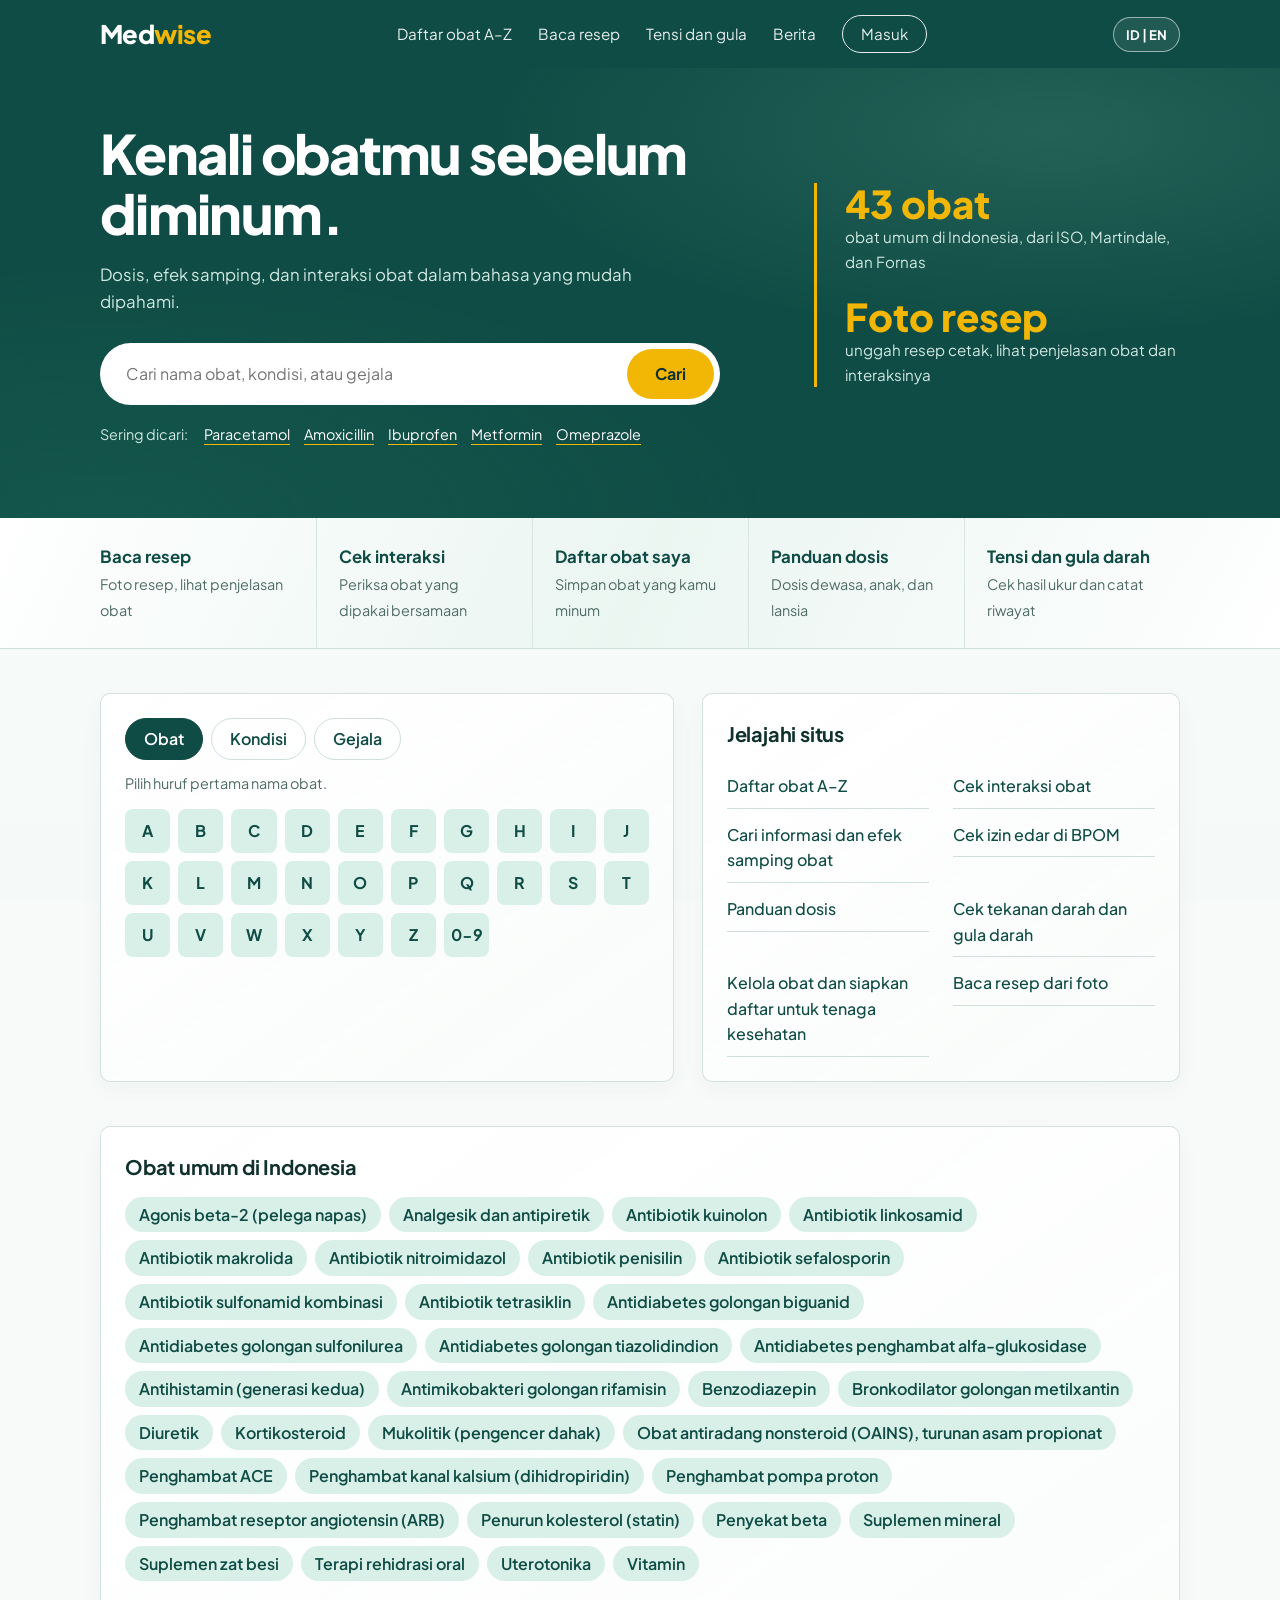
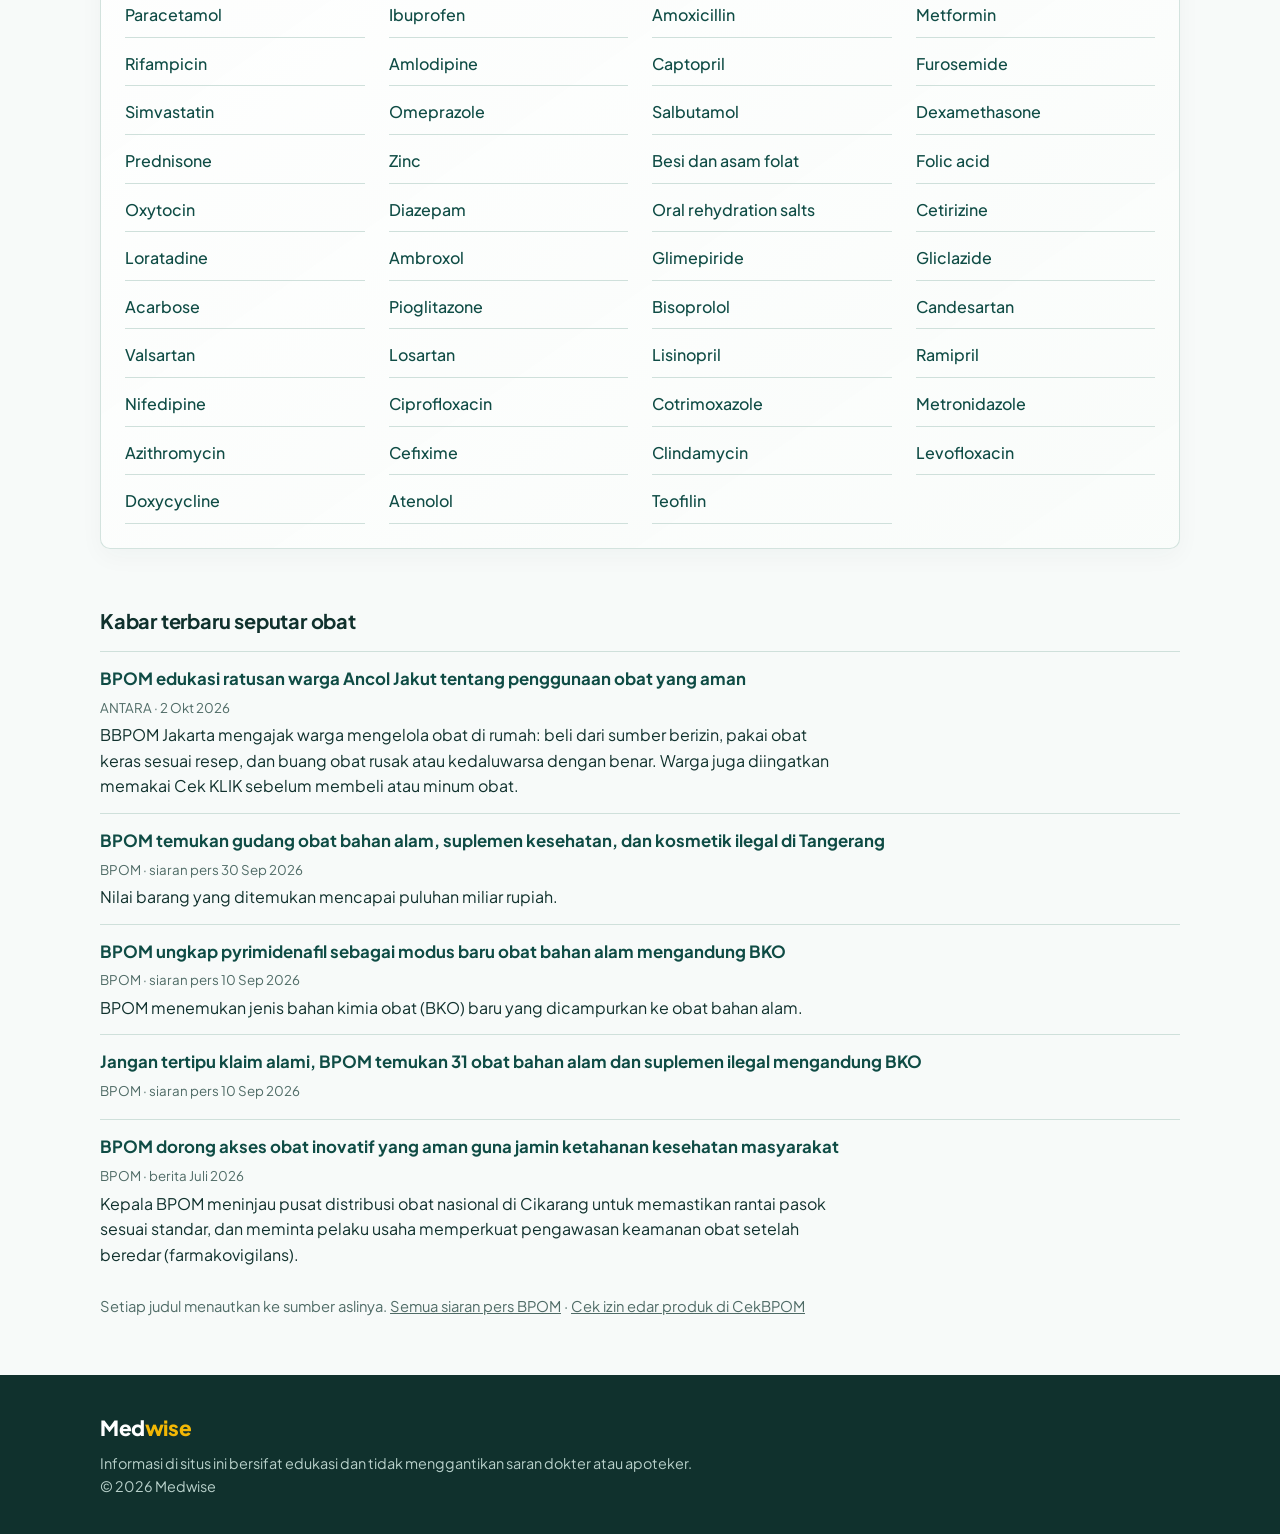
<file: index.html>
<!DOCTYPE html>
<html lang="id">
<head>
    <meta charset="UTF-8">
    <meta name="viewport" content="width=device-width, initial-scale=1.0">
    <title>Medwise – Informasi obat dan kesehatan</title>
    <link rel="preconnect" href="https://fonts.googleapis.com">
    <link rel="preconnect" href="https://fonts.gstatic.com" crossorigin>
    <link href="https://fonts.googleapis.com/css2?family=Plus+Jakarta+Sans:wght@400;500;700;800&display=swap" rel="stylesheet">
    <link rel="stylesheet" href="style.css">
</head>
<body>
    <header class="site-header">
        <div class="wrap bar">
            <a class="logo" href="#">Med<span>wise</span></a>
            <button class="menu-btn" id="menuBtn" aria-expanded="false" aria-controls="nav">Menu</button>
            <nav id="nav" class="nav">
                <a href="#telusuri">Daftar obat A–Z</a>
                <a href="resep.html">Baca resep</a>
                <a href="kesehatan.html">Tensi dan gula</a>
                <a href="#berita">Berita</a>
                <a href="#" class="btn-line">Masuk</a>
            </nav>
        </div>
    </header>

    <main>
        <section class="hero">
            <div class="wrap hero-grid">
                <div>
                    <h1>Kenali obatmu sebelum diminum.</h1>
                    <p class="lead">Dosis, efek samping, dan interaksi obat dalam bahasa yang mudah dipahami.</p>
                    <form class="search" id="searchForm" role="search" autocomplete="off">
                        <label for="q" class="sr">Cari obat atau kondisi</label>
                        <input id="q" type="search" placeholder="Cari nama obat, kondisi, atau gejala">
                        <button type="submit">Cari</button>
                        <ul id="suggest" class="suggest" hidden></ul>
                    </form>
                    <p class="trend">Sering dicari: <a href="obat.html?id=paracetamol">Paracetamol</a><a href="obat.html?id=amoxicillin">Amoxicillin</a><a href="obat.html?id=ibuprofen">Ibuprofen</a><a href="obat.html?id=metformin">Metformin</a><a href="obat.html?id=omeprazole">Omeprazole</a></p>
                </div>
                <aside class="hero-side" aria-label="Fakta singkat">
                    <p class="big" id="jumlahObat">41 obat</p>
                    <p>obat umum di Indonesia, dari ISO, Martindale, dan Fornas</p>
                    <hr>
                    <p class="big">Foto resep</p>
                    <p>unggah resep cetak, lihat penjelasan obat dan interaksinya</p>
                </aside>
            </div>
        </section>

        <section class="tools" id="alat">
            <div class="wrap tools-row">
                <a href="resep.html"><strong>Baca resep</strong><span>Foto resep, lihat penjelasan obat</span></a>
                <a href="interaksi.html"><strong>Cek interaksi</strong><span>Periksa obat yang dipakai bersamaan</span></a>
                <a href="daftar-saya.html"><strong>Daftar obat saya</strong><span>Simpan obat yang kamu minum</span></a>
                <a href="dosis.html"><strong>Panduan dosis</strong><span>Dosis dewasa, anak, dan lansia</span></a>
                <a href="kesehatan.html"><strong>Tensi dan gula darah</strong><span>Cek hasil ukur dan catat riwayat</span></a>
            </div>
        </section>

        <section class="browse wrap" id="telusuri">
            <div class="panel">
                <div class="tabs" role="tablist">
                    <button role="tab" aria-selected="true" data-tab="obat">Obat</button>
                    <button role="tab" aria-selected="false" data-tab="kondisi">Kondisi</button>
                    <button role="tab" aria-selected="false" data-tab="gejala">Gejala</button>
                </div>
                <p id="tabHint" class="hint">Pilih huruf pertama nama obat.</p>
                <div id="az" class="az"></div>
            </div>
            <div class="panel">
                <h2>Jelajahi situs</h2>
                <ul class="links">
                    <li><a href="obat.html">Daftar obat A–Z</a></li>
                    <li><a href="interaksi.html">Cek interaksi obat</a></li>
                    <li><a href="obat.html">Cari informasi dan efek samping obat</a></li>
                    <li><a href="https://cekbpom.pom.go.id/" target="_blank" rel="noopener">Cek izin edar di BPOM</a></li>
                    <li><a href="dosis.html">Panduan dosis</a></li>
                    <li><a href="kesehatan.html">Cek tekanan darah dan gula darah</a></li>
                    <li><a href="daftar-saya.html">Kelola obat dan siapkan daftar untuk tenaga kesehatan</a></li>
                    <li><a href="resep.html">Baca resep dari foto</a></li>
                </ul>
            </div>
        </section>

        <section class="browse wrap" id="umum" style="grid-template-columns:1fr"><div class="panel"><h2>Obat umum di Indonesia</h2><p class="chips" id="kelas"></p><ul class="links" id="popular" style="grid-template-columns:repeat(auto-fill,minmax(220px,1fr))"></ul></div></section>
        <section class="news wrap" id="berita">
            <h2>Kabar terbaru seputar obat</h2>
            <ul class="newslist">
                <li><a href="https://megapolitan.antaranews.com/berita/552687/bpom-edukasi-ratusan-warga-ancol-jakut-tentang-penggunaan-obat-yang-aman" target="_blank" rel="noopener">BPOM edukasi ratusan warga Ancol Jakut tentang penggunaan obat yang aman</a>
                    <small>ANTARA · 2 Okt 2026</small>
                    <p>BBPOM Jakarta mengajak warga mengelola obat di rumah: beli dari sumber berizin, pakai obat keras sesuai resep, dan buang obat rusak atau kedaluwarsa dengan benar. Warga juga diingatkan memakai Cek KLIK sebelum membeli atau minum obat.</p></li>
                <li><a href="https://www.pom.go.id/siaran-pers/bpom-temukan-gudang-penyimpanan-obat-bahan-alam-suplemen-kesehatan-dan-kosmetik-ilegal-bernilai-puluhan-miliar-rupiah-di-tangerang" target="_blank" rel="noopener">BPOM temukan gudang obat bahan alam, suplemen kesehatan, dan kosmetik ilegal di Tangerang</a>
                    <small>BPOM · siaran pers 30 Sep 2026</small>
                    <p>Nilai barang yang ditemukan mencapai puluhan miliar rupiah.</p></li>
                <li><a href="https://www.pom.go.id/siaran-pers/bpom-ungkap-pyrimidenafil-sebagai-modus-baru-temuan-obat-bahan-alam-mengandung-bko" target="_blank" rel="noopener">BPOM ungkap pyrimidenafil sebagai modus baru obat bahan alam mengandung BKO</a>
                    <small>BPOM · siaran pers 10 Sep 2026</small>
                    <p>BPOM menemukan jenis bahan kimia obat (BKO) baru yang dicampurkan ke obat bahan alam.</p></li>
                <li><a href="https://www.pom.go.id/siaran-pers/jangan-tertipu-klaim-alami-bpom-temukan-31-obat-bahan-alam-dan-suplemen-kesehatan-ilegal-mengandung-bko" target="_blank" rel="noopener">Jangan tertipu klaim alami, BPOM temukan 31 obat bahan alam dan suplemen ilegal mengandung BKO</a>
                    <small>BPOM · siaran pers 10 Sep 2026</small></li>
                <li><a href="https://www.pom.go.id/berita/bpom-dorong-akses-obat-inovatif-yang-aman-guna-jamin-ketahanan-kesehatan-masyarakat" target="_blank" rel="noopener">BPOM dorong akses obat inovatif yang aman guna jamin ketahanan kesehatan masyarakat</a>
                    <small>BPOM · berita Juli 2026</small>
                    <p>Kepala BPOM meninjau pusat distribusi obat nasional di Cikarang untuk memastikan rantai pasok sesuai standar, dan meminta pelaku usaha memperkuat pengawasan keamanan obat setelah beredar (farmakovigilans).</p></li>
            </ul>
            <p class="muted">Setiap judul menautkan ke sumber aslinya. <a href="https://www.pom.go.id/siaran-pers" target="_blank" rel="noopener">Semua siaran pers BPOM</a> · <a href="https://cekbpom.pom.go.id/" target="_blank" rel="noopener">Cek izin edar produk di CekBPOM</a></p>
        </section>
    </main>

    <footer class="site-footer">
        <div class="wrap">
            <p class="logo">Med<span>wise</span></p>
            <p>Informasi di situs ini bersifat edukasi dan tidak menggantikan saran dokter atau apoteker.</p>
            <p>© 2026 Medwise</p>
        </div>
    </footer>
    
    <script src="data%20(3).js"></script>
    <script src="data-en.js"></script>
    <script src="language.js"></script>
    <script src="script.js"></script>
</body>
</html>
</file>
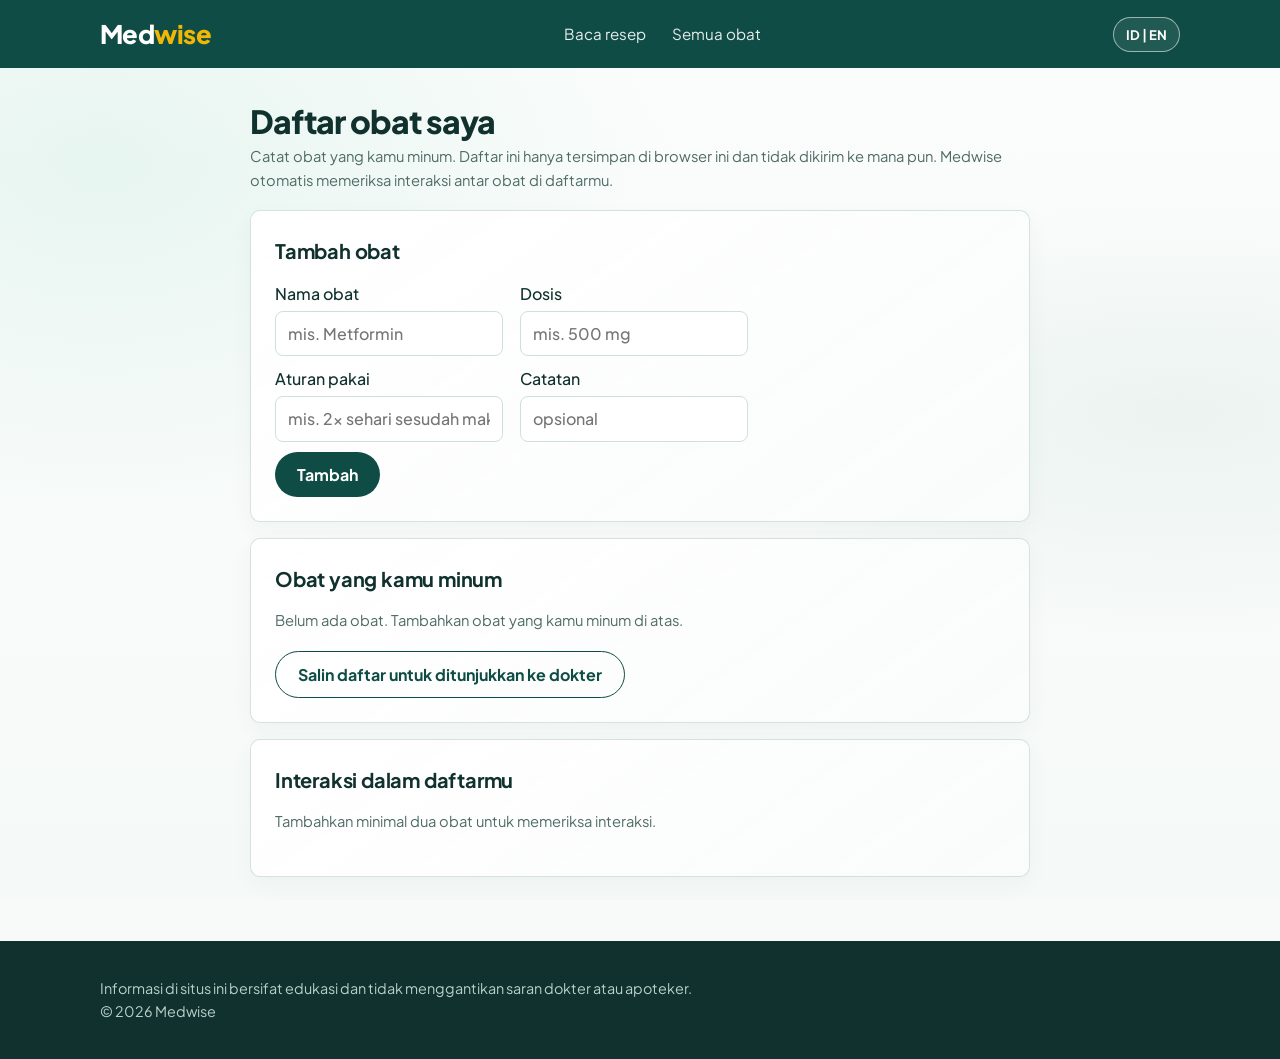
<file: daftar-saya.html>
<!DOCTYPE html>
<html lang="id">
<head>
    <meta charset="UTF-8">
    <meta name="viewport" content="width=device-width, initial-scale=1.0">
    <title>Daftar obat saya – Medwise</title>
    <link rel="preconnect" href="https://fonts.googleapis.com">
    <link rel="preconnect" href="https://fonts.gstatic.com" crossorigin>
    <link href="https://fonts.googleapis.com/css2?family=Plus+Jakarta+Sans:wght@400;500;700;800&display=swap" rel="stylesheet">
    <link rel="stylesheet" href="style.css">
</head>
<body>
    <header class="site-header"><div class="wrap bar"><a class="logo" href="index.html">Med<span>wise</span></a><nav class="nav" style="display:flex"><a href="resep.html">Baca resep</a><a href="obat.html">Semua obat</a></nav></div></header>
    <main class="wrap page">
        <h1>Daftar obat saya</h1>
        <p class="muted">Catat obat yang kamu minum. Daftar ini hanya tersimpan di browser ini dan tidak dikirim ke mana pun. Medwise otomatis memeriksa interaksi antar obat di daftarmu.</p>
        <section class="panel sec">
            <h2>Tambah obat</h2>
            <p><label>Nama obat <input id="nama" list="daftar" placeholder="mis. Metformin"></label>
               <label>Dosis <input id="dosis" placeholder="mis. 500 mg"></label>
               <label>Aturan pakai <input id="aturan" placeholder="mis. 2x sehari sesudah makan"></label>
               <label>Catatan <input id="catatan" placeholder="opsional"></label></p>
            <datalist id="daftar"></datalist>
            <button class="btn" id="tambahObat" type="button">Tambah</button> <span id="msg" class="muted"></span>
        </section>
        <section class="panel sec"><h2>Obat yang kamu minum</h2><div id="daftarSaya"></div>
            <p><button class="btn line" id="salin" type="button">Salin daftar untuk ditunjukkan ke dokter</button></p></section>
        <section class="panel sec"><h2>Interaksi dalam daftarmu</h2><div id="interaksiSaya"></div></section>
    </main>
    <footer class="site-footer"><div class="wrap"><p>Informasi di situs ini bersifat edukasi dan tidak menggantikan saran dokter atau apoteker.</p><p>© 2026 Medwise</p></div></footer>
    <script src="data%20(3).js"></script>
    <script src="data-en.js"></script>
    <script src="interaksi.js"></script>
    <script src="language.js"></script>
    <script src="engine.js"></script>
    <script src="saya.js"></script>
</body>
</html>
</file>
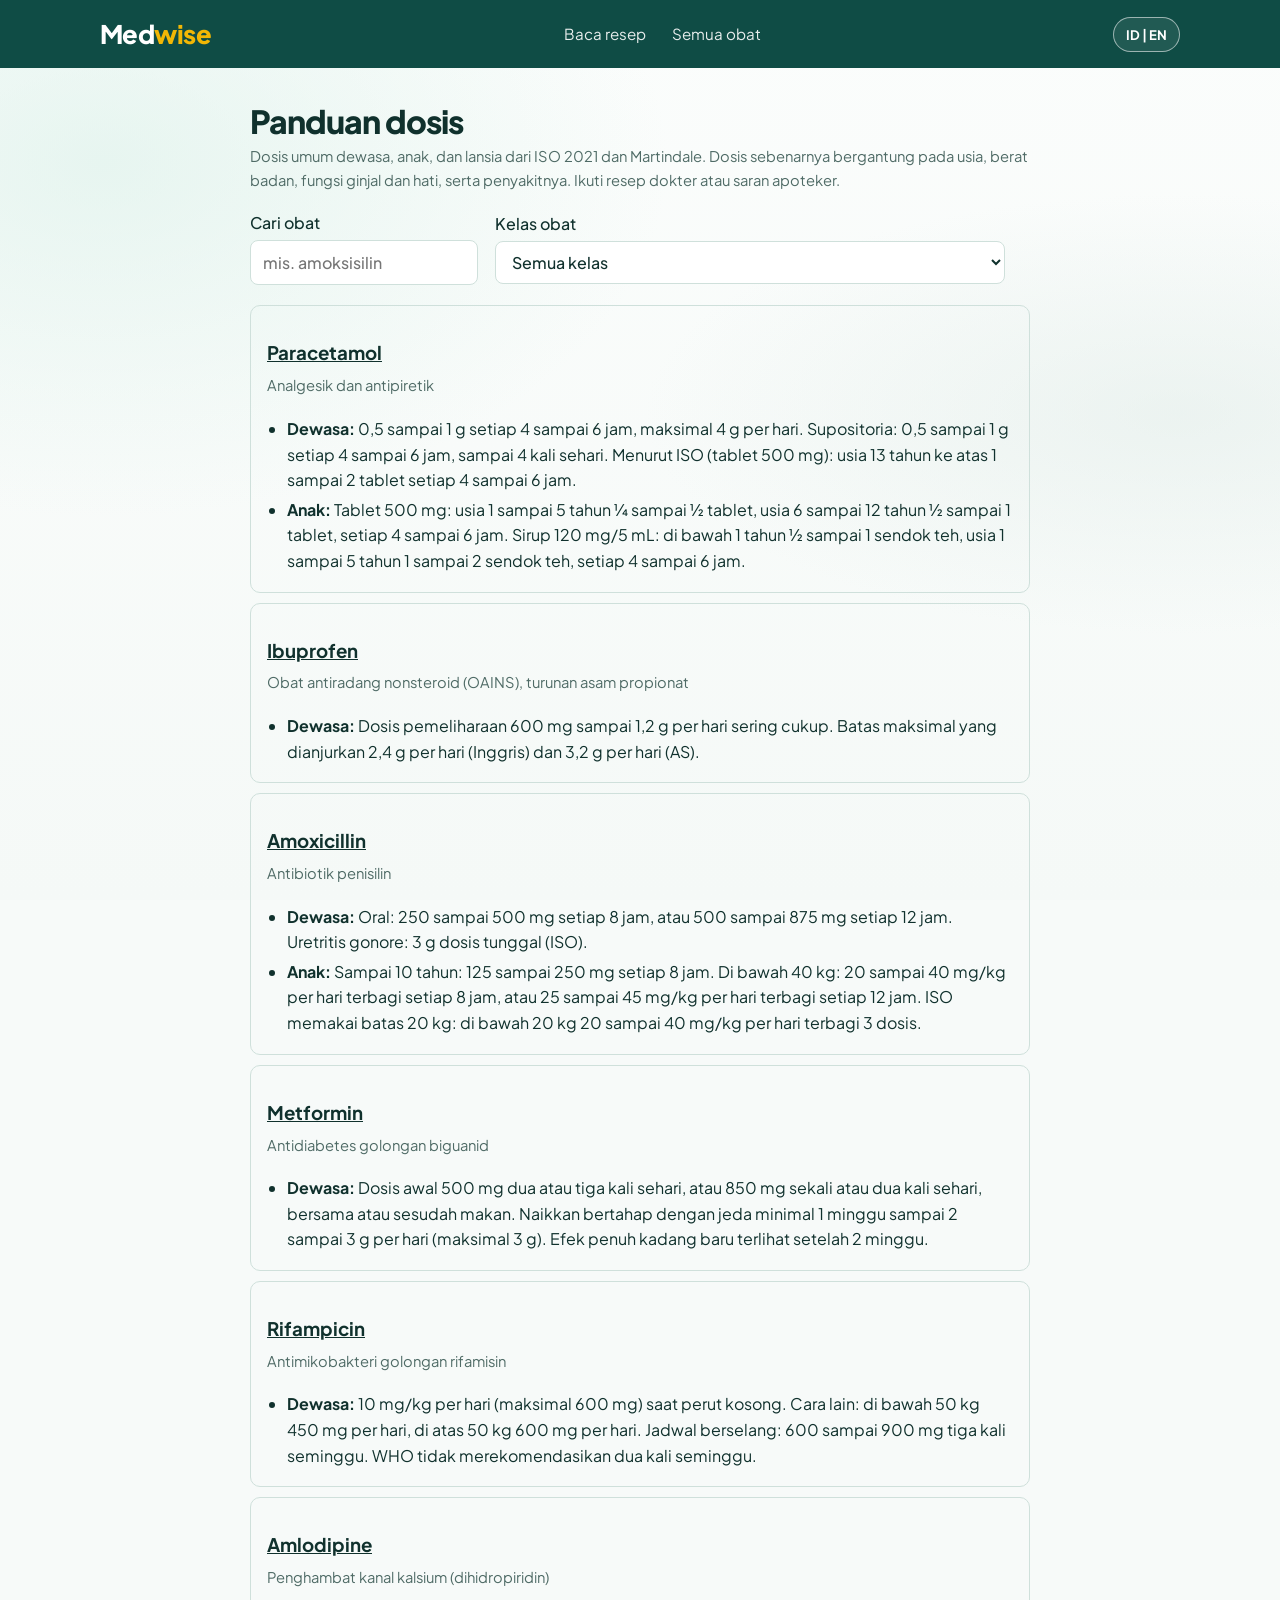
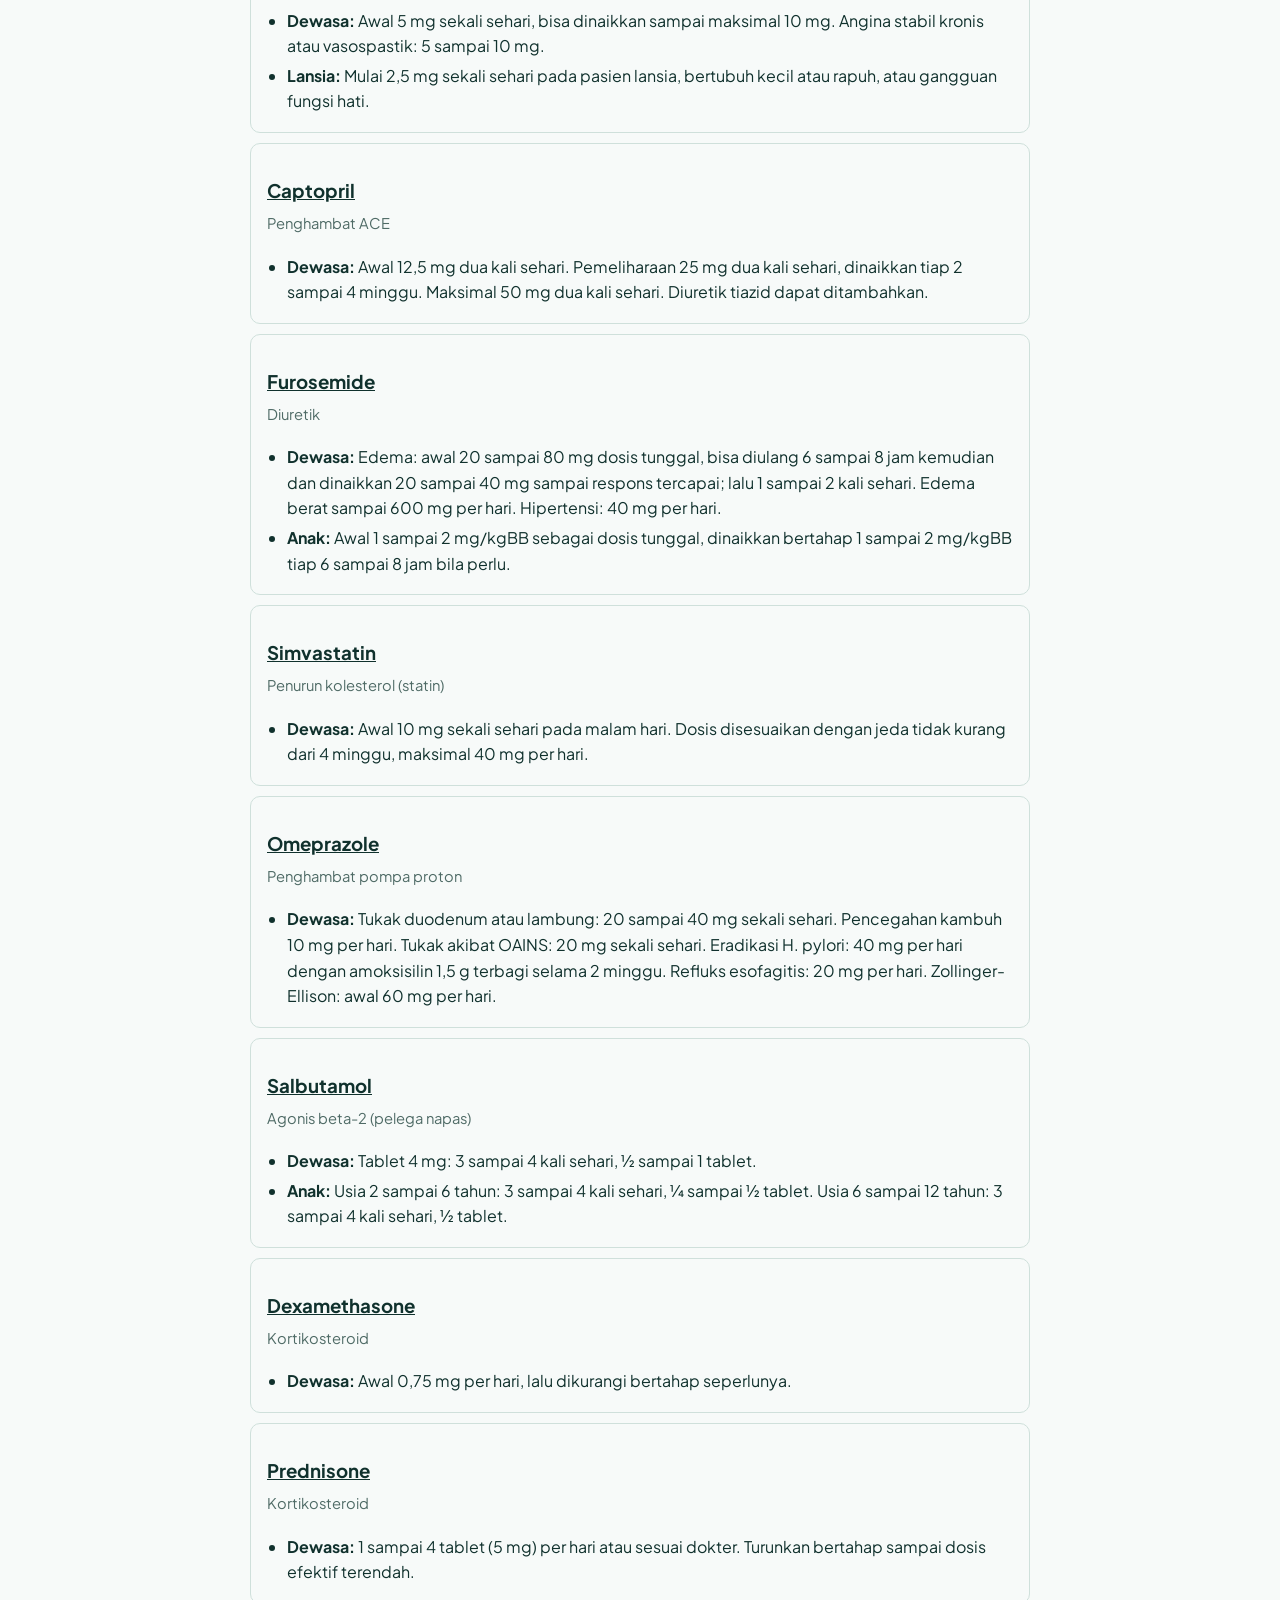
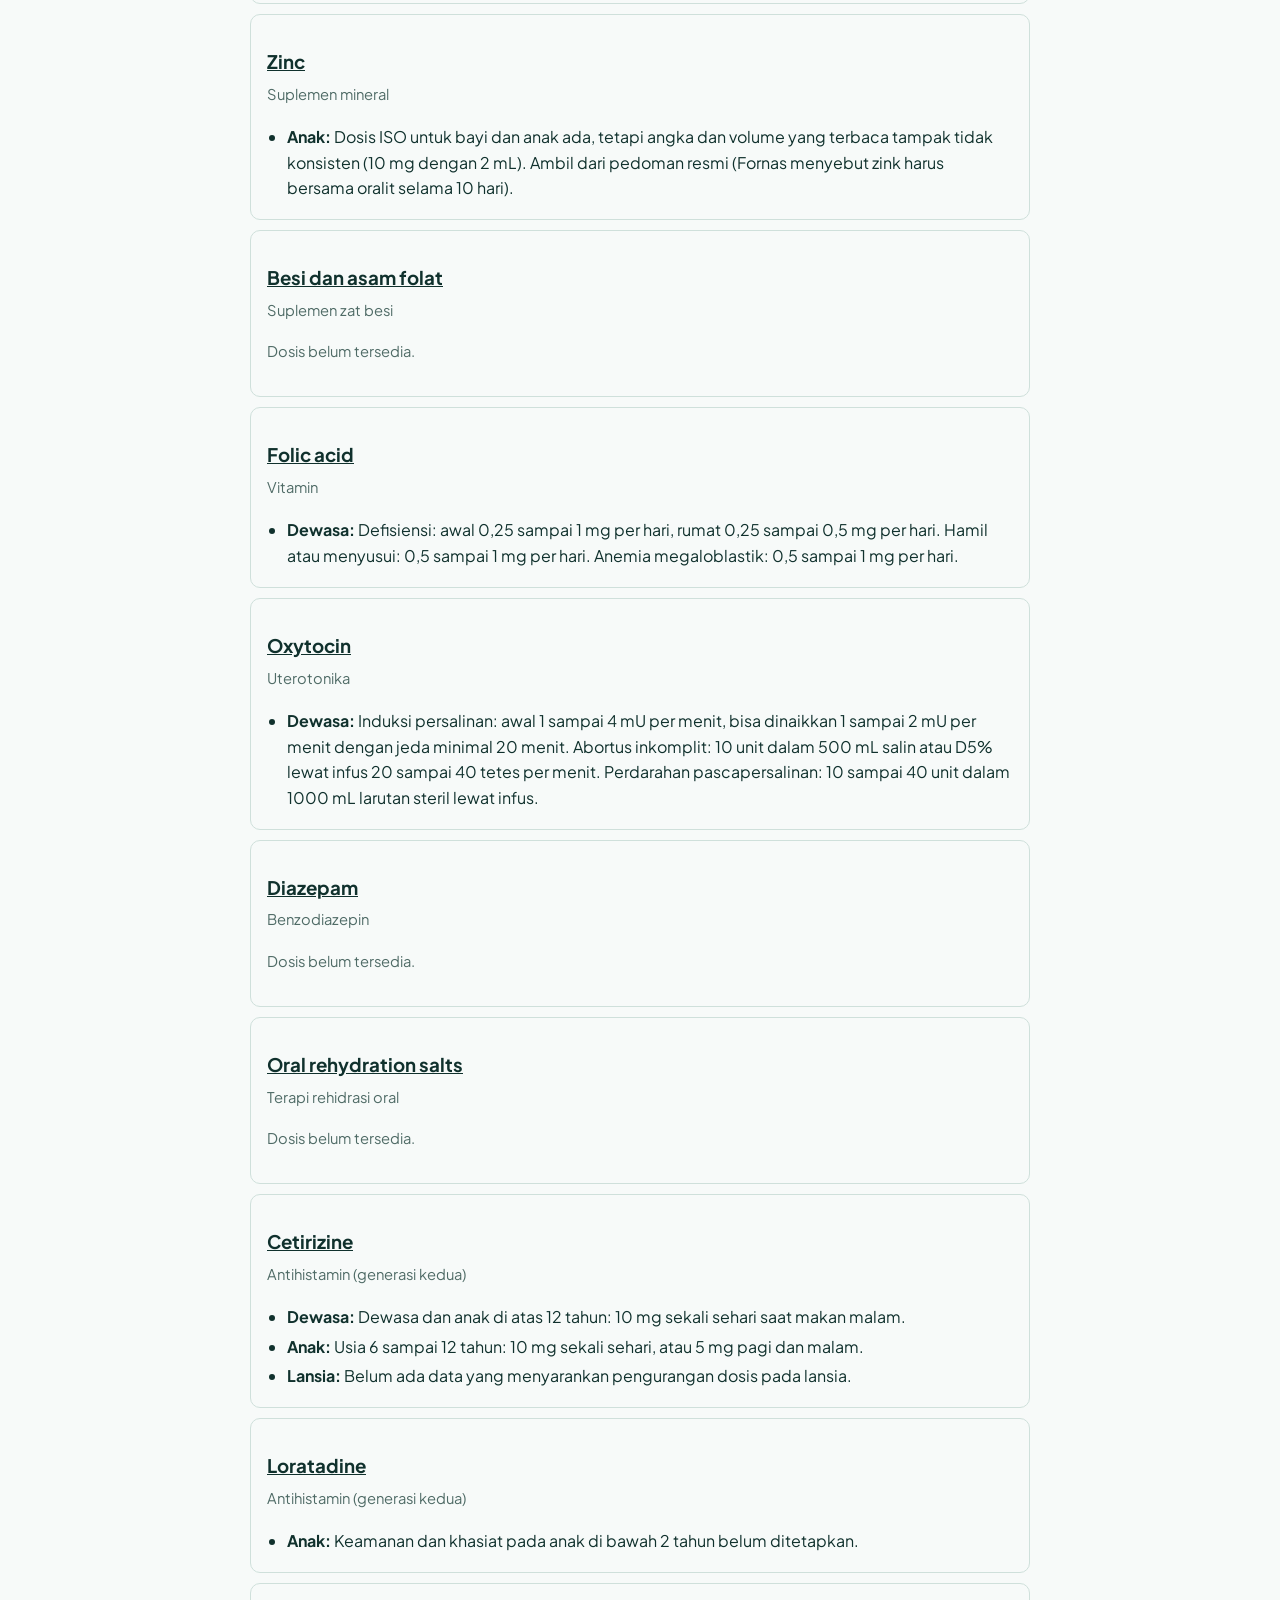
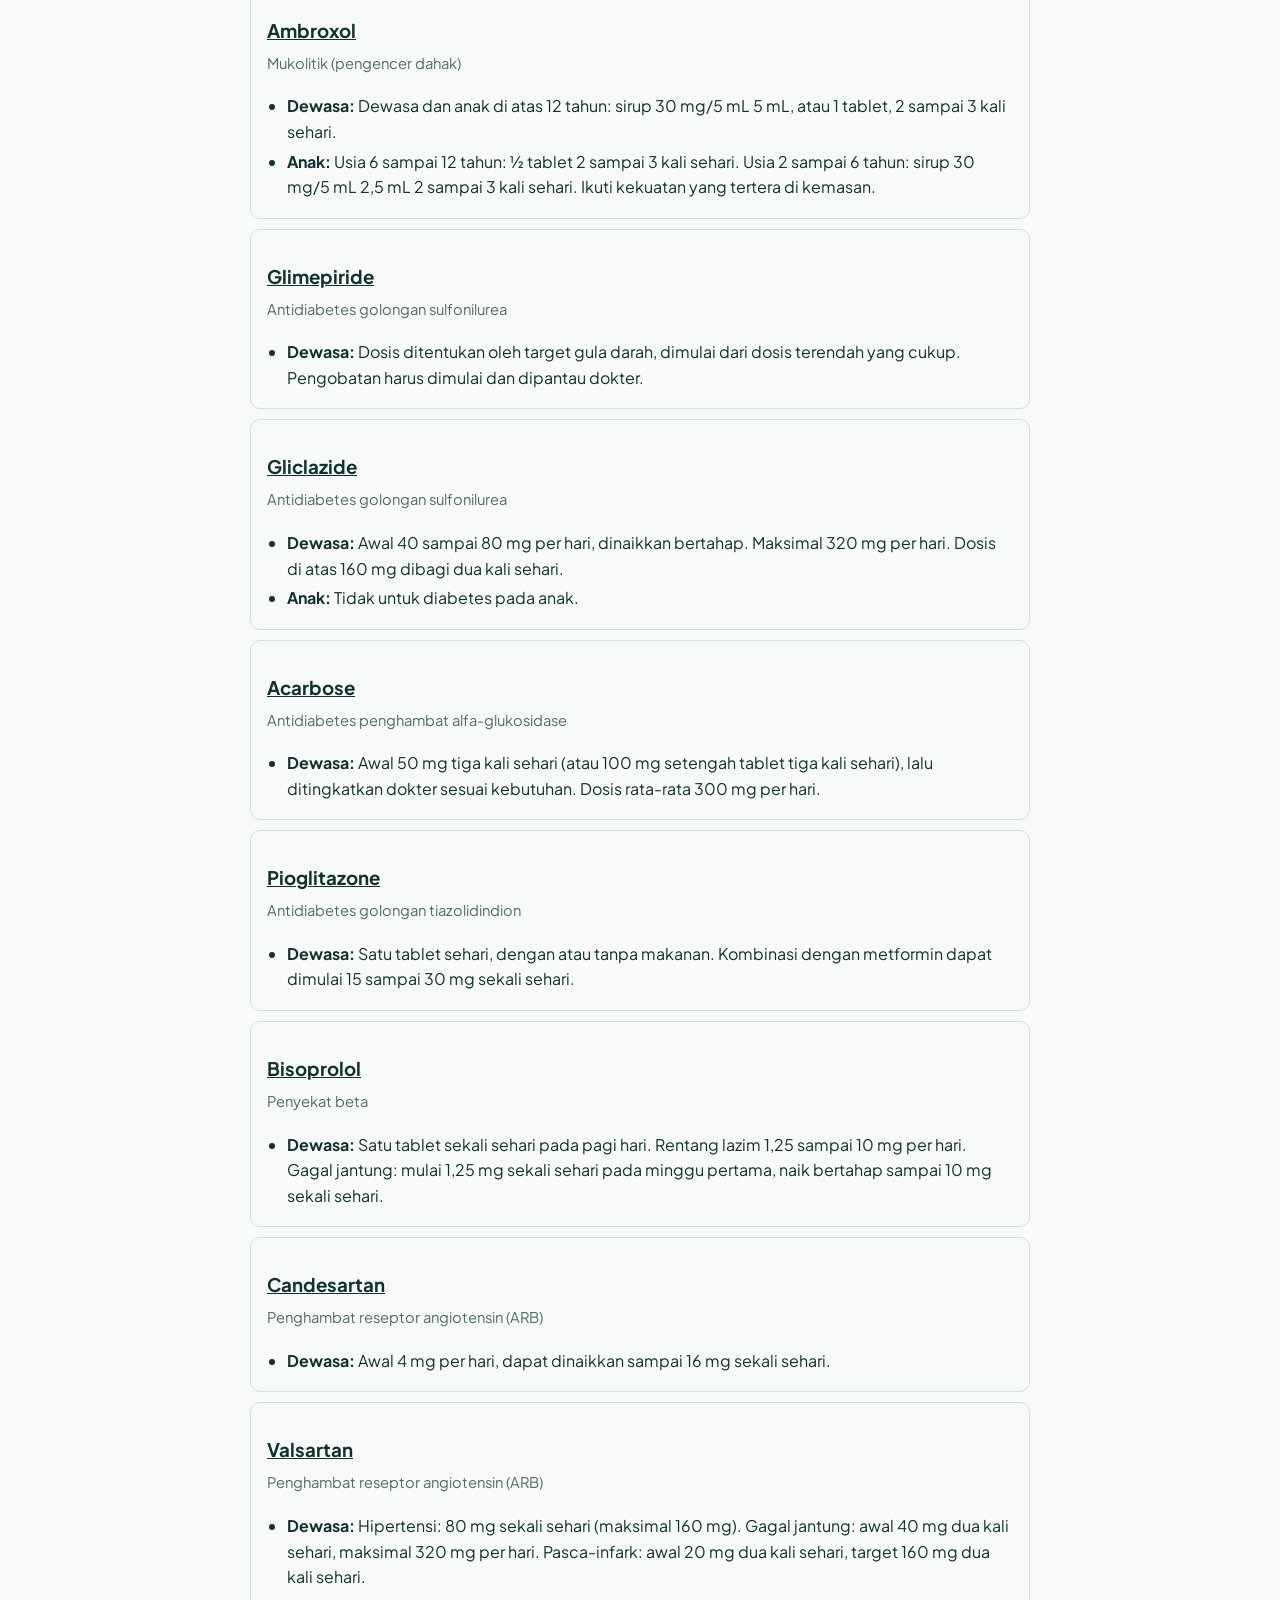
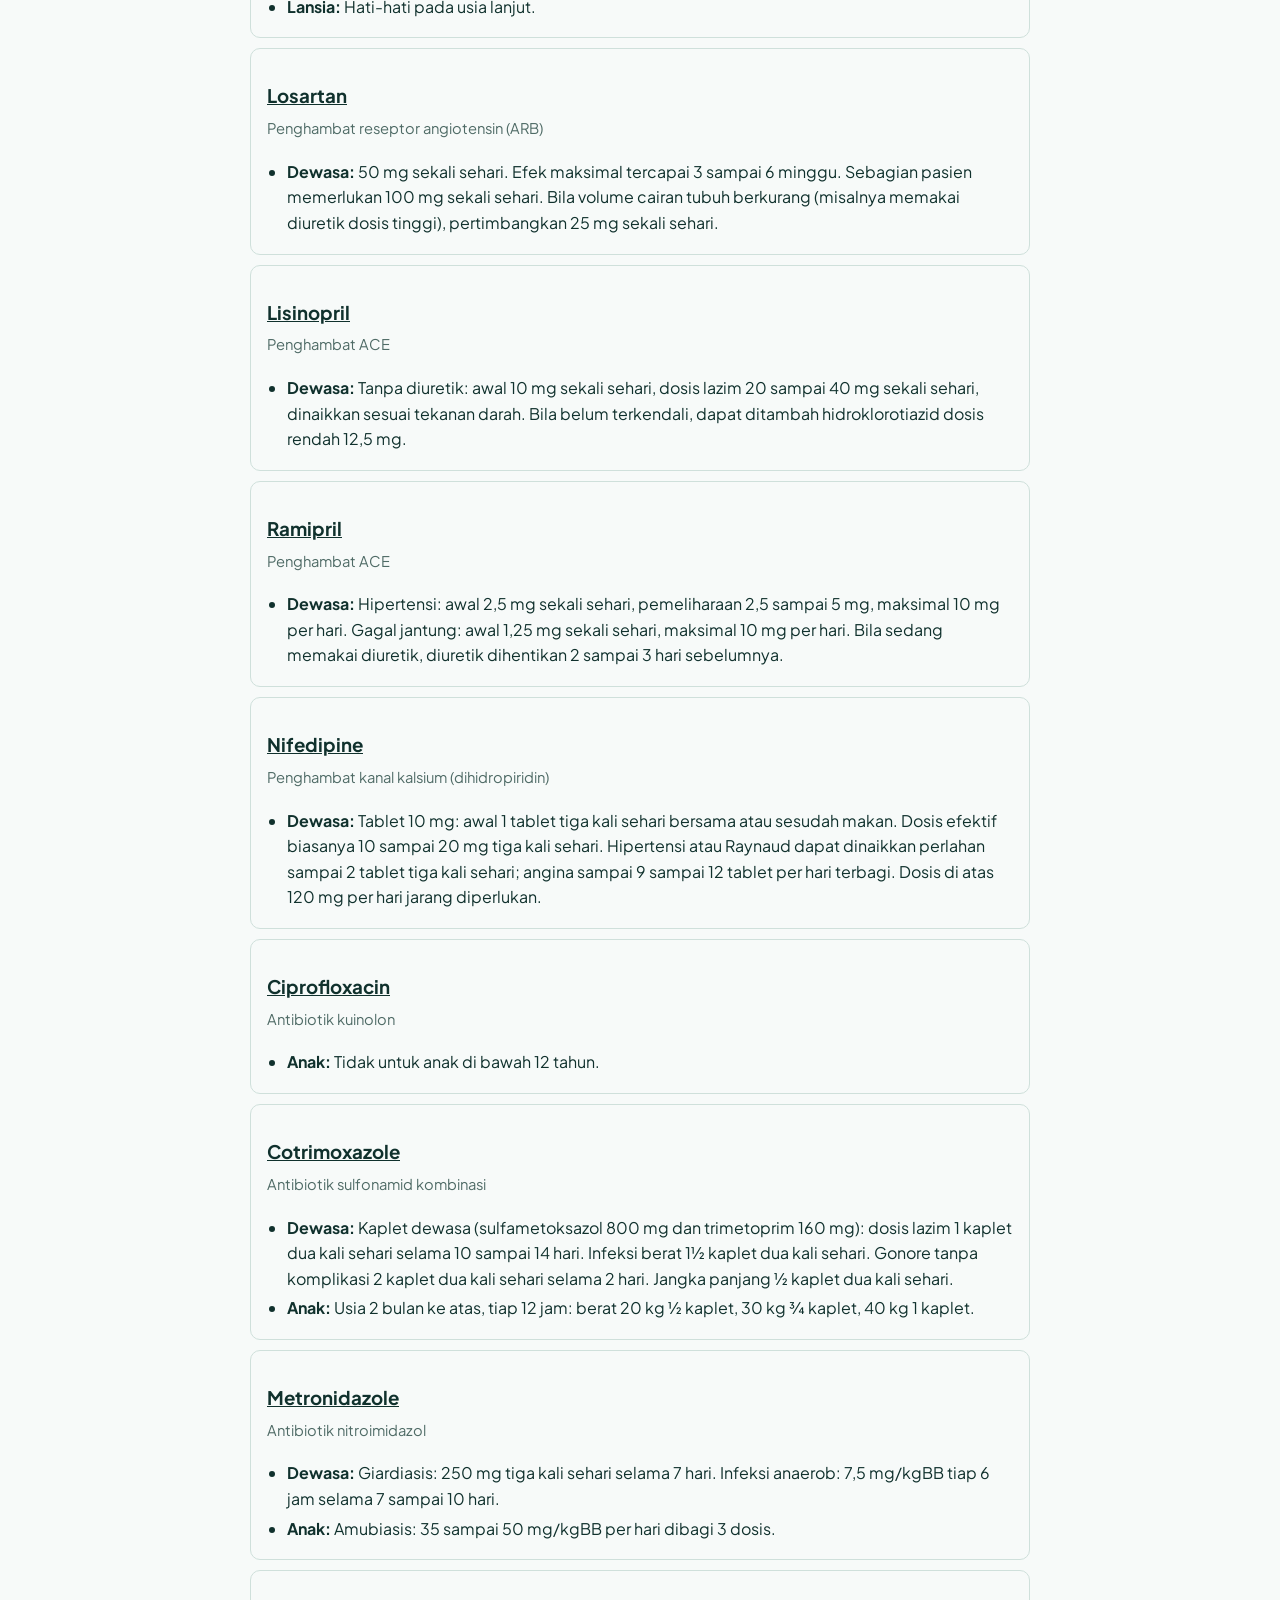
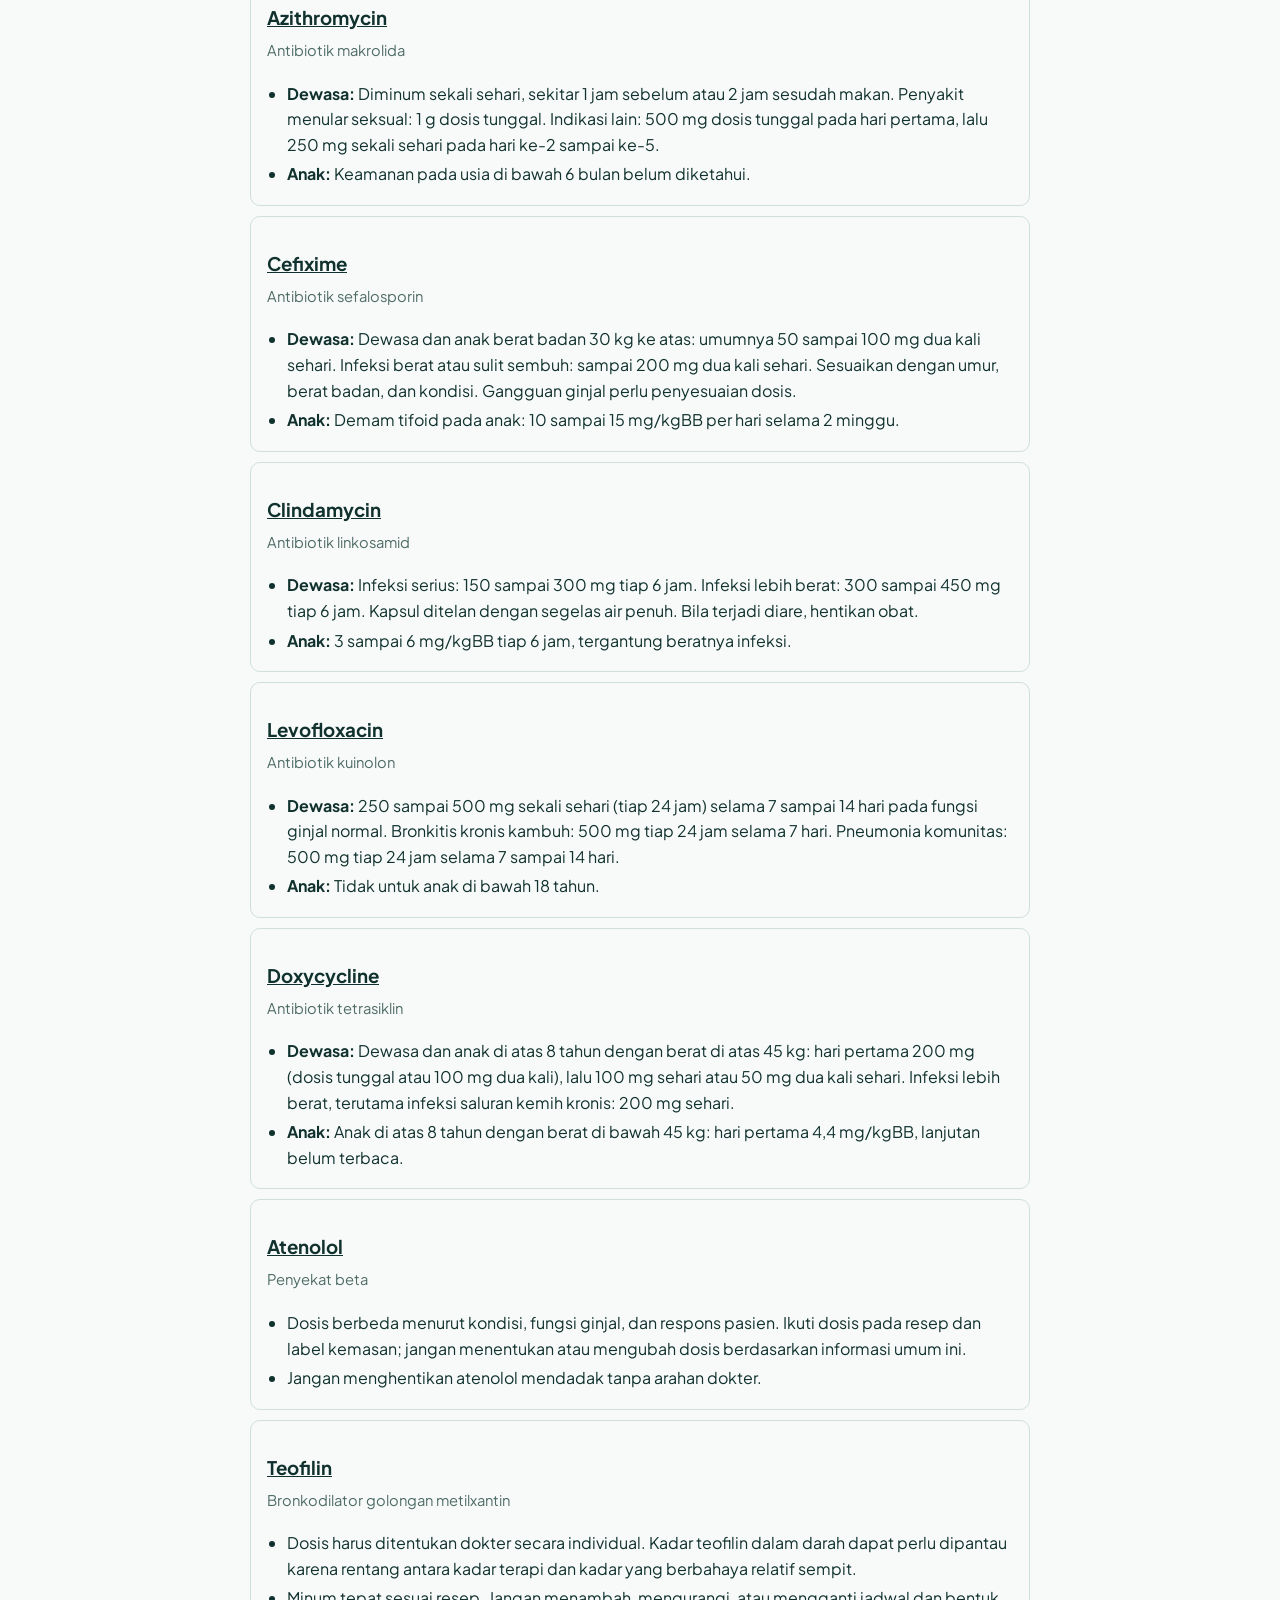
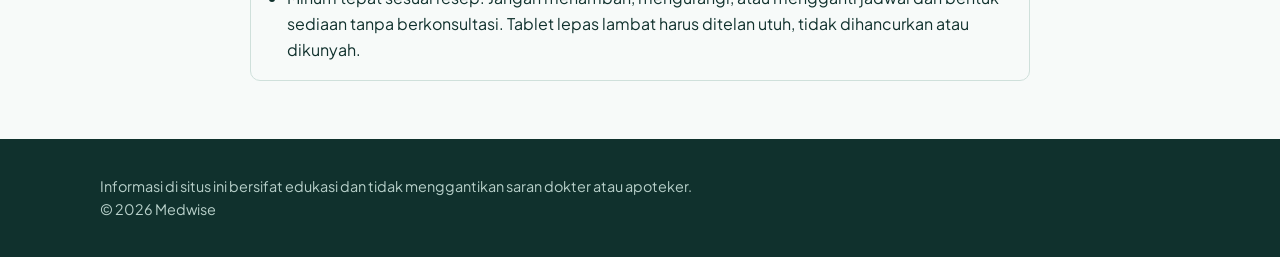
<file: dosis.html>
<!DOCTYPE html>
<html lang="id">
<head>
    <meta charset="UTF-8">
    <meta name="viewport" content="width=device-width, initial-scale=1.0">
    <title>Panduan dosis – Medwise</title>
    <link rel="preconnect" href="https://fonts.googleapis.com">
    <link rel="preconnect" href="https://fonts.gstatic.com" crossorigin>
    <link href="https://fonts.googleapis.com/css2?family=Plus+Jakarta+Sans:wght@400;500;700;800&display=swap" rel="stylesheet">
    <link rel="stylesheet" href="style.css">
</head>
<body>
    <header class="site-header"><div class="wrap bar"><a class="logo" href="index.html">Med<span>wise</span></a><nav class="nav" style="display:flex"><a href="resep.html">Baca resep</a><a href="obat.html">Semua obat</a></nav></div></header>
    <main class="wrap page">
        <h1>Panduan dosis</h1>
        <p class="muted">Dosis umum dewasa, anak, dan lansia dari ISO 2021 dan Martindale. Dosis sebenarnya bergantung pada usia, berat badan, fungsi ginjal dan hati, serta penyakitnya. Ikuti resep dokter atau saran apoteker.</p>
        <p><label>Cari obat <input id="cari" type="search" placeholder="mis. amoksisilin"></label>
           <label>Kelas obat <select id="kelas"><option value="">Semua kelas</option></select></label></p>
        <div id="list"></div>
    </main>
    <footer class="site-footer"><div class="wrap"><p>Informasi di situs ini bersifat edukasi dan tidak menggantikan saran dokter atau apoteker.</p><p>© 2026 Medwise</p></div></footer>
    <script src="data%20(3).js"></script>
    <script src="data-en.js"></script>
    <script src="language.js"></script>
    <script src="dosis.js"></script>
</body>
</html>
</file>
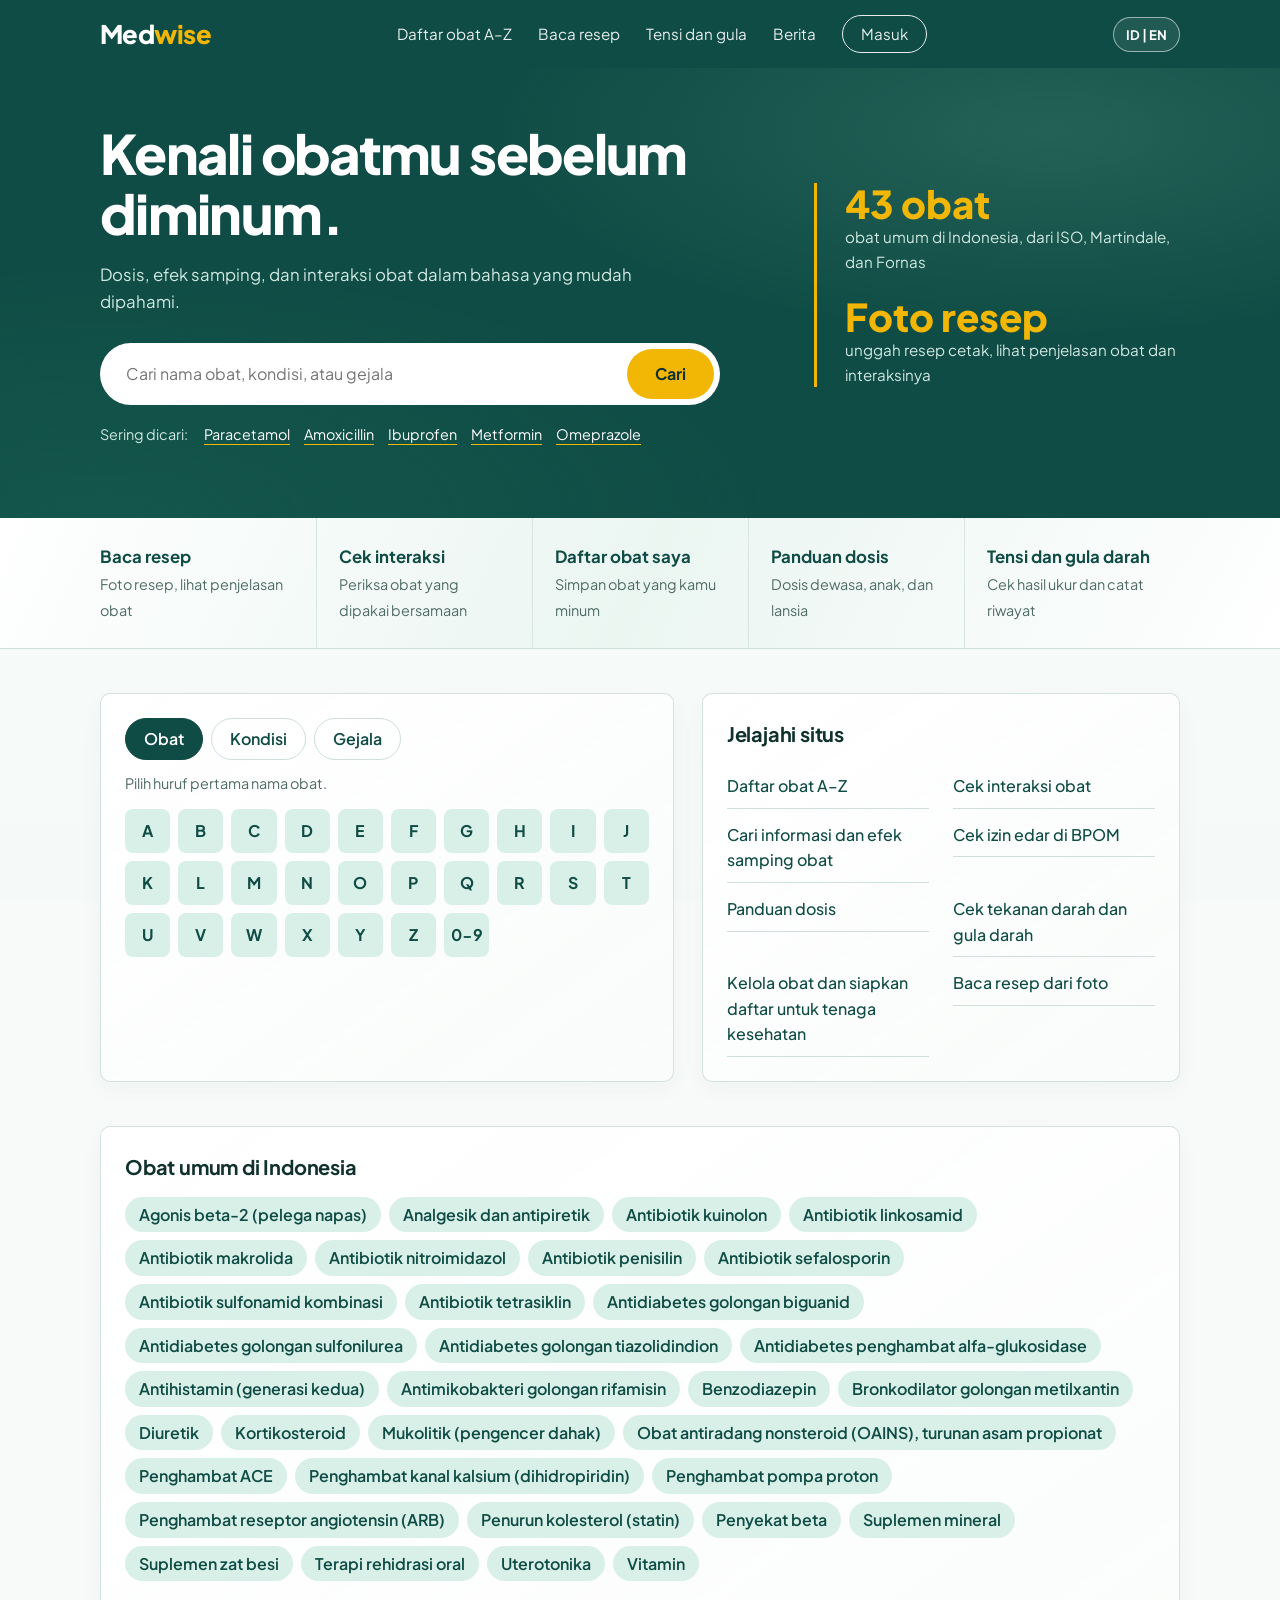
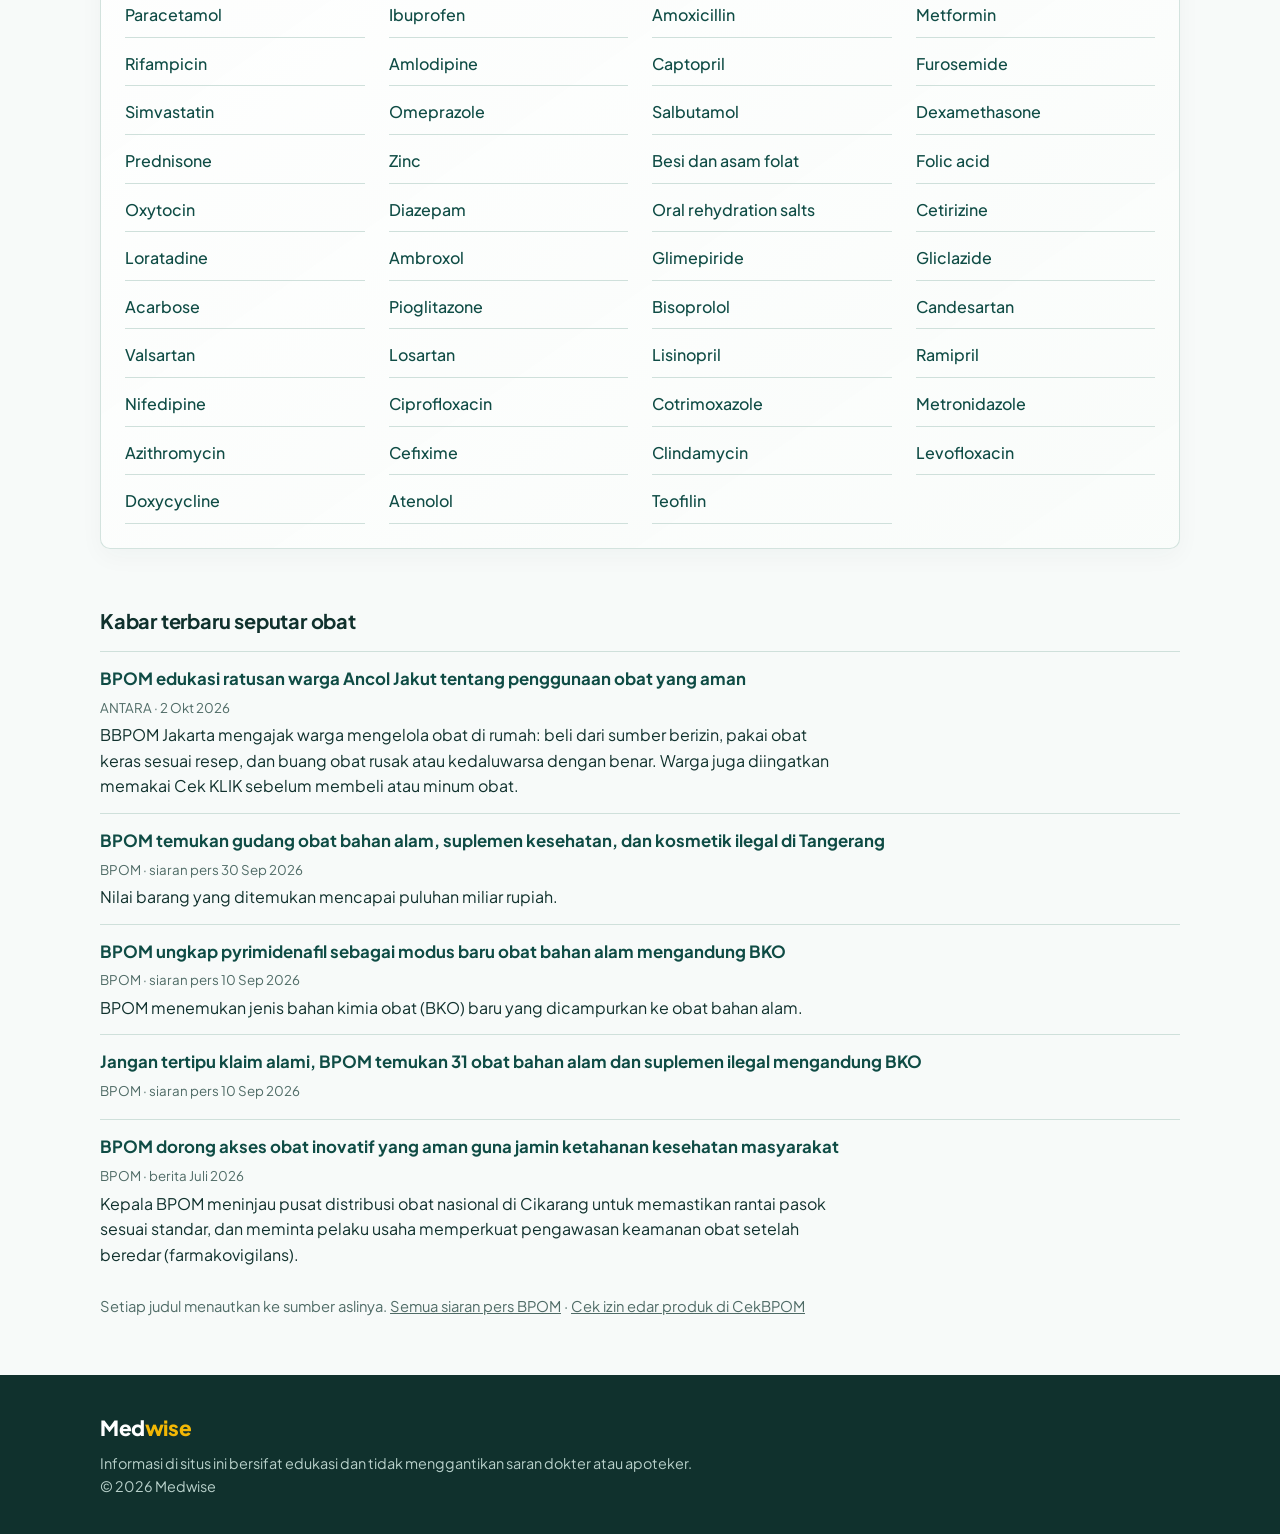
<file: index (8).html>
<!DOCTYPE html>
<html lang="id">
<head>
    <meta charset="UTF-8">
    <meta name="viewport" content="width=device-width, initial-scale=1.0">
    <title>Medwise – Informasi obat dan kesehatan</title>
    <link rel="preconnect" href="https://fonts.googleapis.com">
    <link rel="preconnect" href="https://fonts.gstatic.com" crossorigin>
    <link href="https://fonts.googleapis.com/css2?family=Plus+Jakarta+Sans:wght@400;500;700;800&display=swap" rel="stylesheet">
    <link rel="stylesheet" href="style.css">
</head>
<body>
    <header class="site-header">
        <div class="wrap bar">
            <a class="logo" href="#">Med<span>wise</span></a>
            <button class="menu-btn" id="menuBtn" aria-expanded="false" aria-controls="nav">Menu</button>
            <nav id="nav" class="nav">
                <a href="#telusuri">Daftar obat A–Z</a>
                <a href="resep.html">Baca resep</a>
                <a href="kesehatan.html">Tensi dan gula</a>
                <a href="#berita">Berita</a>
                <a href="#" class="btn-line">Masuk</a>
            </nav>
        </div>
    </header>

    <main>
        <section class="hero">
            <div class="wrap hero-grid">
                <div>
                    <h1>Kenali obatmu sebelum diminum.</h1>
                    <p class="lead">Dosis, efek samping, dan interaksi obat dalam bahasa yang mudah dipahami.</p>
                    <form class="search" id="searchForm" role="search" autocomplete="off">
                        <label for="q" class="sr">Cari obat atau kondisi</label>
                        <input id="q" type="search" placeholder="Cari nama obat, kondisi, atau gejala">
                        <button type="submit">Cari</button>
                        <ul id="suggest" class="suggest" hidden></ul>
                    </form>
                    <p class="trend">Sering dicari: <a href="obat.html?id=paracetamol">Paracetamol</a><a href="obat.html?id=amoxicillin">Amoxicillin</a><a href="obat.html?id=ibuprofen">Ibuprofen</a><a href="obat.html?id=metformin">Metformin</a><a href="obat.html?id=omeprazole">Omeprazole</a></p>
                </div>
                <aside class="hero-side" aria-label="Fakta singkat">
                    <p class="big" id="jumlahObat">41 obat</p>
                    <p>obat umum di Indonesia, dari ISO, Martindale, dan Fornas</p>
                    <hr>
                    <p class="big">Foto resep</p>
                    <p>unggah resep cetak, lihat penjelasan obat dan interaksinya</p>
                </aside>
            </div>
        </section>

        <section class="tools" id="alat">
            <div class="wrap tools-row">
                <a href="resep.html"><strong>Baca resep</strong><span>Foto resep, lihat penjelasan obat</span></a>
                <a href="interaksi.html"><strong>Cek interaksi</strong><span>Periksa obat yang dipakai bersamaan</span></a>
                <a href="daftar-saya.html"><strong>Daftar obat saya</strong><span>Simpan obat yang kamu minum</span></a>
                <a href="dosis.html"><strong>Panduan dosis</strong><span>Dosis dewasa, anak, dan lansia</span></a>
                <a href="kesehatan.html"><strong>Tensi dan gula darah</strong><span>Cek hasil ukur dan catat riwayat</span></a>
            </div>
        </section>

        <section class="browse wrap" id="telusuri">
            <div class="panel">
                <div class="tabs" role="tablist">
                    <button role="tab" aria-selected="true" data-tab="obat">Obat</button>
                    <button role="tab" aria-selected="false" data-tab="kondisi">Kondisi</button>
                    <button role="tab" aria-selected="false" data-tab="gejala">Gejala</button>
                </div>
                <p id="tabHint" class="hint">Pilih huruf pertama nama obat.</p>
                <div id="az" class="az"></div>
            </div>
            <div class="panel">
                <h2>Jelajahi situs</h2>
                <ul class="links">
                    <li><a href="obat.html">Daftar obat A–Z</a></li>
                    <li><a href="interaksi.html">Cek interaksi obat</a></li>
                    <li><a href="obat.html">Cari informasi dan efek samping obat</a></li>
                    <li><a href="https://cekbpom.pom.go.id/" target="_blank" rel="noopener">Cek izin edar di BPOM</a></li>
                    <li><a href="dosis.html">Panduan dosis</a></li>
                    <li><a href="kesehatan.html">Cek tekanan darah dan gula darah</a></li>
                    <li><a href="daftar-saya.html">Kelola obat dan siapkan daftar untuk tenaga kesehatan</a></li>
                    <li><a href="resep.html">Baca resep dari foto</a></li>
                </ul>
            </div>
        </section>

        <section class="browse wrap" id="umum" style="grid-template-columns:1fr"><div class="panel"><h2>Obat umum di Indonesia</h2><p class="chips" id="kelas"></p><ul class="links" id="popular" style="grid-template-columns:repeat(auto-fill,minmax(220px,1fr))"></ul></div></section>
        <section class="news wrap" id="berita">
            <h2>Kabar terbaru seputar obat</h2>
            <ul class="newslist">
                <li><a href="https://megapolitan.antaranews.com/berita/552687/bpom-edukasi-ratusan-warga-ancol-jakut-tentang-penggunaan-obat-yang-aman" target="_blank" rel="noopener">BPOM edukasi ratusan warga Ancol Jakut tentang penggunaan obat yang aman</a>
                    <small>ANTARA · 2 Okt 2026</small>
                    <p>BBPOM Jakarta mengajak warga mengelola obat di rumah: beli dari sumber berizin, pakai obat keras sesuai resep, dan buang obat rusak atau kedaluwarsa dengan benar. Warga juga diingatkan memakai Cek KLIK sebelum membeli atau minum obat.</p></li>
                <li><a href="https://www.pom.go.id/siaran-pers/bpom-temukan-gudang-penyimpanan-obat-bahan-alam-suplemen-kesehatan-dan-kosmetik-ilegal-bernilai-puluhan-miliar-rupiah-di-tangerang" target="_blank" rel="noopener">BPOM temukan gudang obat bahan alam, suplemen kesehatan, dan kosmetik ilegal di Tangerang</a>
                    <small>BPOM · siaran pers 30 Sep 2026</small>
                    <p>Nilai barang yang ditemukan mencapai puluhan miliar rupiah.</p></li>
                <li><a href="https://www.pom.go.id/siaran-pers/bpom-ungkap-pyrimidenafil-sebagai-modus-baru-temuan-obat-bahan-alam-mengandung-bko" target="_blank" rel="noopener">BPOM ungkap pyrimidenafil sebagai modus baru obat bahan alam mengandung BKO</a>
                    <small>BPOM · siaran pers 10 Sep 2026</small>
                    <p>BPOM menemukan jenis bahan kimia obat (BKO) baru yang dicampurkan ke obat bahan alam.</p></li>
                <li><a href="https://www.pom.go.id/siaran-pers/jangan-tertipu-klaim-alami-bpom-temukan-31-obat-bahan-alam-dan-suplemen-kesehatan-ilegal-mengandung-bko" target="_blank" rel="noopener">Jangan tertipu klaim alami, BPOM temukan 31 obat bahan alam dan suplemen ilegal mengandung BKO</a>
                    <small>BPOM · siaran pers 10 Sep 2026</small></li>
                <li><a href="https://www.pom.go.id/berita/bpom-dorong-akses-obat-inovatif-yang-aman-guna-jamin-ketahanan-kesehatan-masyarakat" target="_blank" rel="noopener">BPOM dorong akses obat inovatif yang aman guna jamin ketahanan kesehatan masyarakat</a>
                    <small>BPOM · berita Juli 2026</small>
                    <p>Kepala BPOM meninjau pusat distribusi obat nasional di Cikarang untuk memastikan rantai pasok sesuai standar, dan meminta pelaku usaha memperkuat pengawasan keamanan obat setelah beredar (farmakovigilans).</p></li>
            </ul>
            <p class="muted">Setiap judul menautkan ke sumber aslinya. <a href="https://www.pom.go.id/siaran-pers" target="_blank" rel="noopener">Semua siaran pers BPOM</a> · <a href="https://cekbpom.pom.go.id/" target="_blank" rel="noopener">Cek izin edar produk di CekBPOM</a></p>
        </section>
    </main>

    <footer class="site-footer">
        <div class="wrap">
            <p class="logo">Med<span>wise</span></p>
            <p>Informasi di situs ini bersifat edukasi dan tidak menggantikan saran dokter atau apoteker.</p>
            <p>© 2026 Medwise</p>
        </div>
    </footer>

    <script src="data%20(3).js"></script>
    <script src="data-en.js"></script>
    <script src="language.js"></script>
    <script src="script.js"></script>
</body>
</html>
</file>
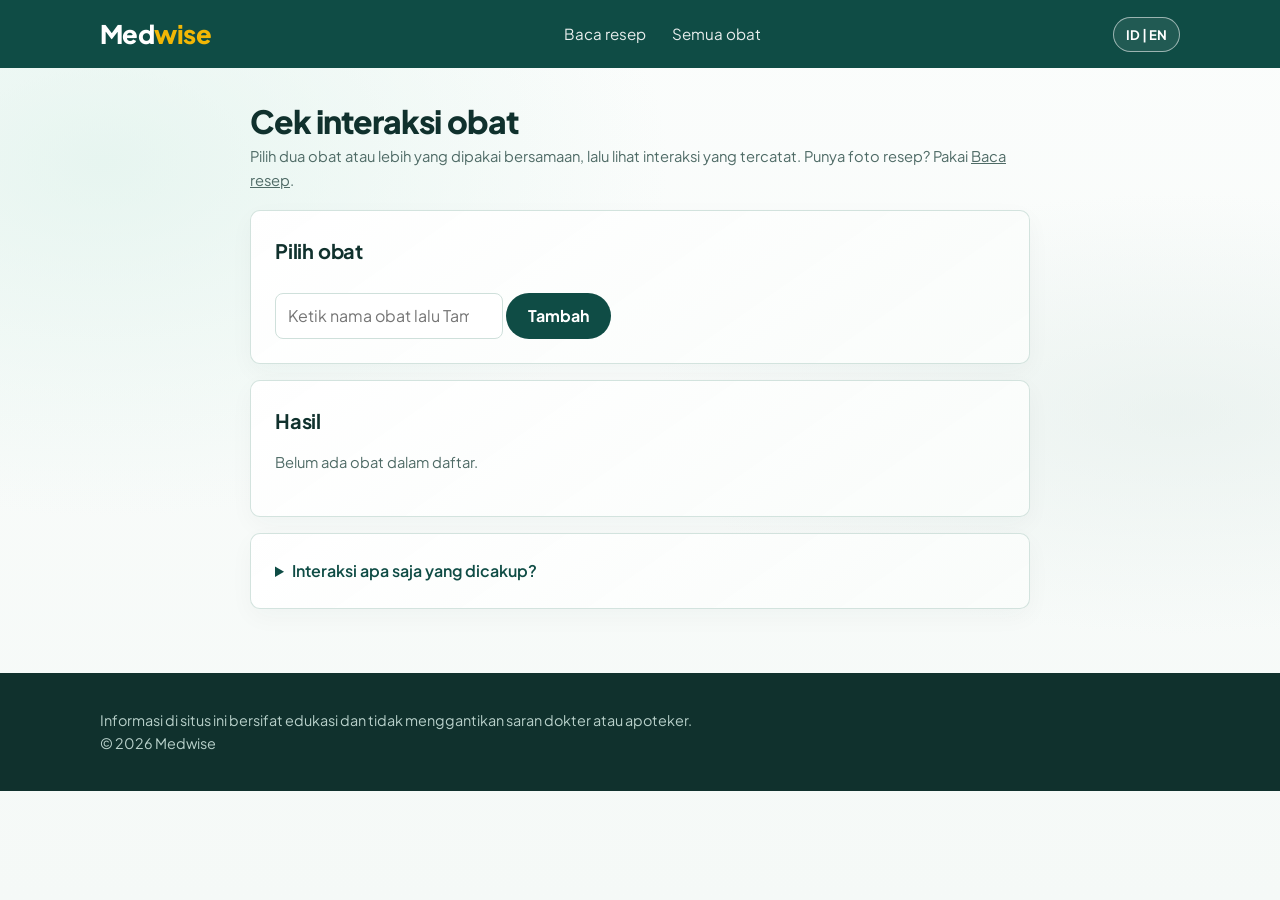
<file: interaksi.html>
<!DOCTYPE html>
<html lang="id">
<head>
    <meta charset="UTF-8">
    <meta name="viewport" content="width=device-width, initial-scale=1.0">
    <title>Cek interaksi obat – Medwise</title>
    <link rel="preconnect" href="https://fonts.googleapis.com">
    <link rel="preconnect" href="https://fonts.gstatic.com" crossorigin>
    <link href="https://fonts.googleapis.com/css2?family=Plus+Jakarta+Sans:wght@400;500;700;800&display=swap" rel="stylesheet">
    <link rel="stylesheet" href="style.css">
</head>
<body>
    <header class="site-header"><div class="wrap bar"><a class="logo" href="index.html">Med<span>wise</span></a><nav class="nav" style="display:flex"><a href="resep.html">Baca resep</a><a href="obat.html">Semua obat</a></nav></div></header>
    <main class="wrap page">
        <h1>Cek interaksi obat</h1>
        <p class="muted">Pilih dua obat atau lebih yang dipakai bersamaan, lalu lihat interaksi yang tercatat. Punya foto resep? Pakai <a href="resep.html">Baca resep</a>.</p>
        <section class="panel sec">
            <h2>Pilih obat</h2>
            <div id="chips" class="chips"></div>
            <p><input id="tambah" list="daftar" placeholder="Ketik nama obat lalu Tambah"> <button class="btn" id="btnTambah" type="button">Tambah</button></p>
            <datalist id="daftar"></datalist>
        </section>
        <section class="panel sec"><h2>Hasil</h2><div id="hasil"></div></section>
        <details class="panel sec"><summary>Interaksi apa saja yang dicakup?</summary>
            <p class="muted">Hanya yang tercatat di ISO 2021 dan Martindale. Daftar ini terbatas, jadi hasil "tidak ada interaksi" belum menjamin aman.</p>
            <ul id="cakupan" class="bul"></ul></details>
    </main>
    <footer class="site-footer"><div class="wrap"><p>Informasi di situs ini bersifat edukasi dan tidak menggantikan saran dokter atau apoteker.</p><p>© 2026 Medwise</p></div></footer>
    <script src="data%20(3).js"></script>
    <script src="data-en.js"></script>
    <script src="interaksi.js"></script>
    <script src="language.js"></script>
    <script src="engine.js"></script>
    <script src="resep.js"></script>
</body>
</html>
</file>
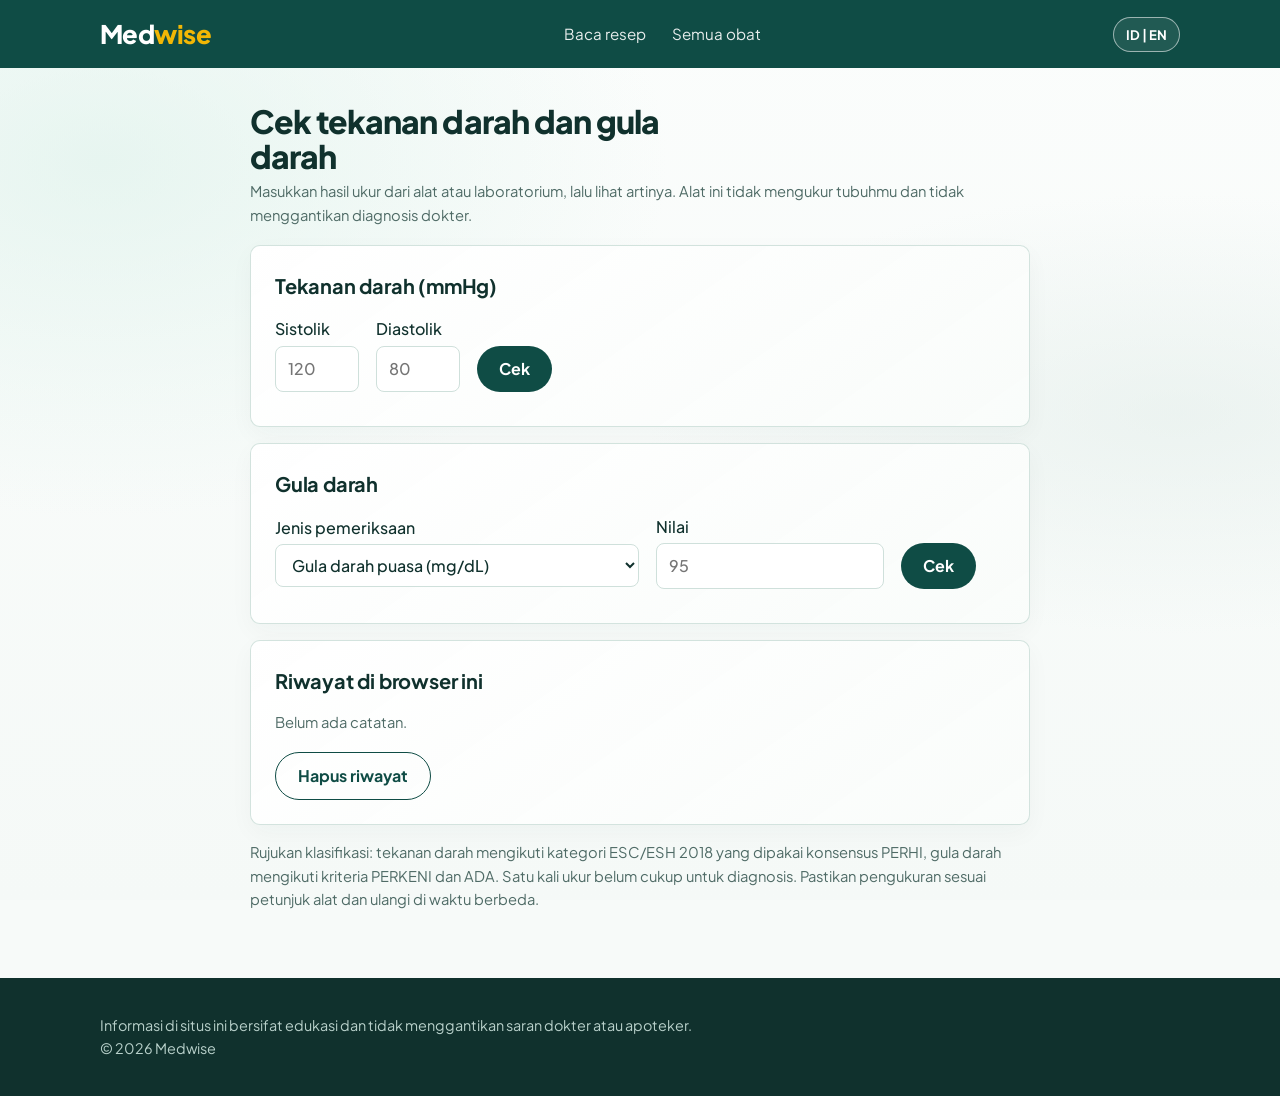
<file: kesehatan.html>
<!DOCTYPE html>
<html lang="id">
<head>
    <meta charset="UTF-8">
    <meta name="viewport" content="width=device-width, initial-scale=1.0">
    <title>Cek tekanan darah dan gula darah – Medwise</title>
    <link rel="preconnect" href="https://fonts.googleapis.com">
    <link rel="preconnect" href="https://fonts.gstatic.com" crossorigin>
    <link href="https://fonts.googleapis.com/css2?family=Plus+Jakarta+Sans:wght@400;500;700;800&display=swap" rel="stylesheet">
    <link rel="stylesheet" href="style.css">
</head>
<body>
    <header class="site-header"><div class="wrap bar"><a class="logo" href="index.html">Med<span>wise</span></a><nav class="nav" style="display:flex"><a href="resep.html">Baca resep</a><a href="obat.html">Semua obat</a></nav></div></header>
    <main class="wrap page">
        <h1>Cek tekanan darah dan gula darah</h1>
        <p class="muted">Masukkan hasil ukur dari alat atau laboratorium, lalu lihat artinya. Alat ini tidak mengukur tubuhmu dan tidak menggantikan diagnosis dokter.</p>
        <section class="panel sec" id="tensi">
            <h2>Tekanan darah (mmHg)</h2>
            <p><label>Sistolik <input type="number" id="sis" min="50" max="300" placeholder="120"></label>
               <label>Diastolik <input type="number" id="dia" min="30" max="200" placeholder="80"></label>
               <button class="btn" id="cTensi" type="button">Cek</button></p>
            <div id="rTensi"></div>
        </section>
        <section class="panel sec" id="gula">
            <h2>Gula darah</h2>
            <p><label>Jenis pemeriksaan
                <select id="jenis">
                    <option value="puasa">Gula darah puasa (mg/dL)</option>
                    <option value="ttgo">2 jam setelah beban glukosa 75 g (mg/dL)</option>
                    <option value="sewaktu">Gula darah sewaktu (mg/dL)</option>
                    <option value="hba1c">HbA1c (%)</option>
                </select></label>
               <label>Nilai <input type="number" id="nilai" step="0.1" placeholder="95"></label>
               <button class="btn" id="cGula" type="button">Cek</button></p>
            <div id="rGula"></div>
        </section>
        <section class="panel sec">
            <h2>Riwayat di browser ini</h2>
            <div id="riwayat"></div>
            <p><button class="btn line" id="hapus" type="button">Hapus riwayat</button></p>
        </section>
        <p class="muted">Rujukan klasifikasi: tekanan darah mengikuti kategori ESC/ESH 2018 yang dipakai konsensus PERHI, gula darah mengikuti kriteria PERKENI dan ADA. Satu kali ukur belum cukup untuk diagnosis. Pastikan pengukuran sesuai petunjuk alat dan ulangi di waktu berbeda.</p>
    </main>
    <footer class="site-footer"><div class="wrap"><p>Informasi di situs ini bersifat edukasi dan tidak menggantikan saran dokter atau apoteker.</p><p>© 2026 Medwise</p></div></footer>
    <script src="language.js"></script>
    <script src="kesehatan.js"></script>
</body>
</html>
</file>
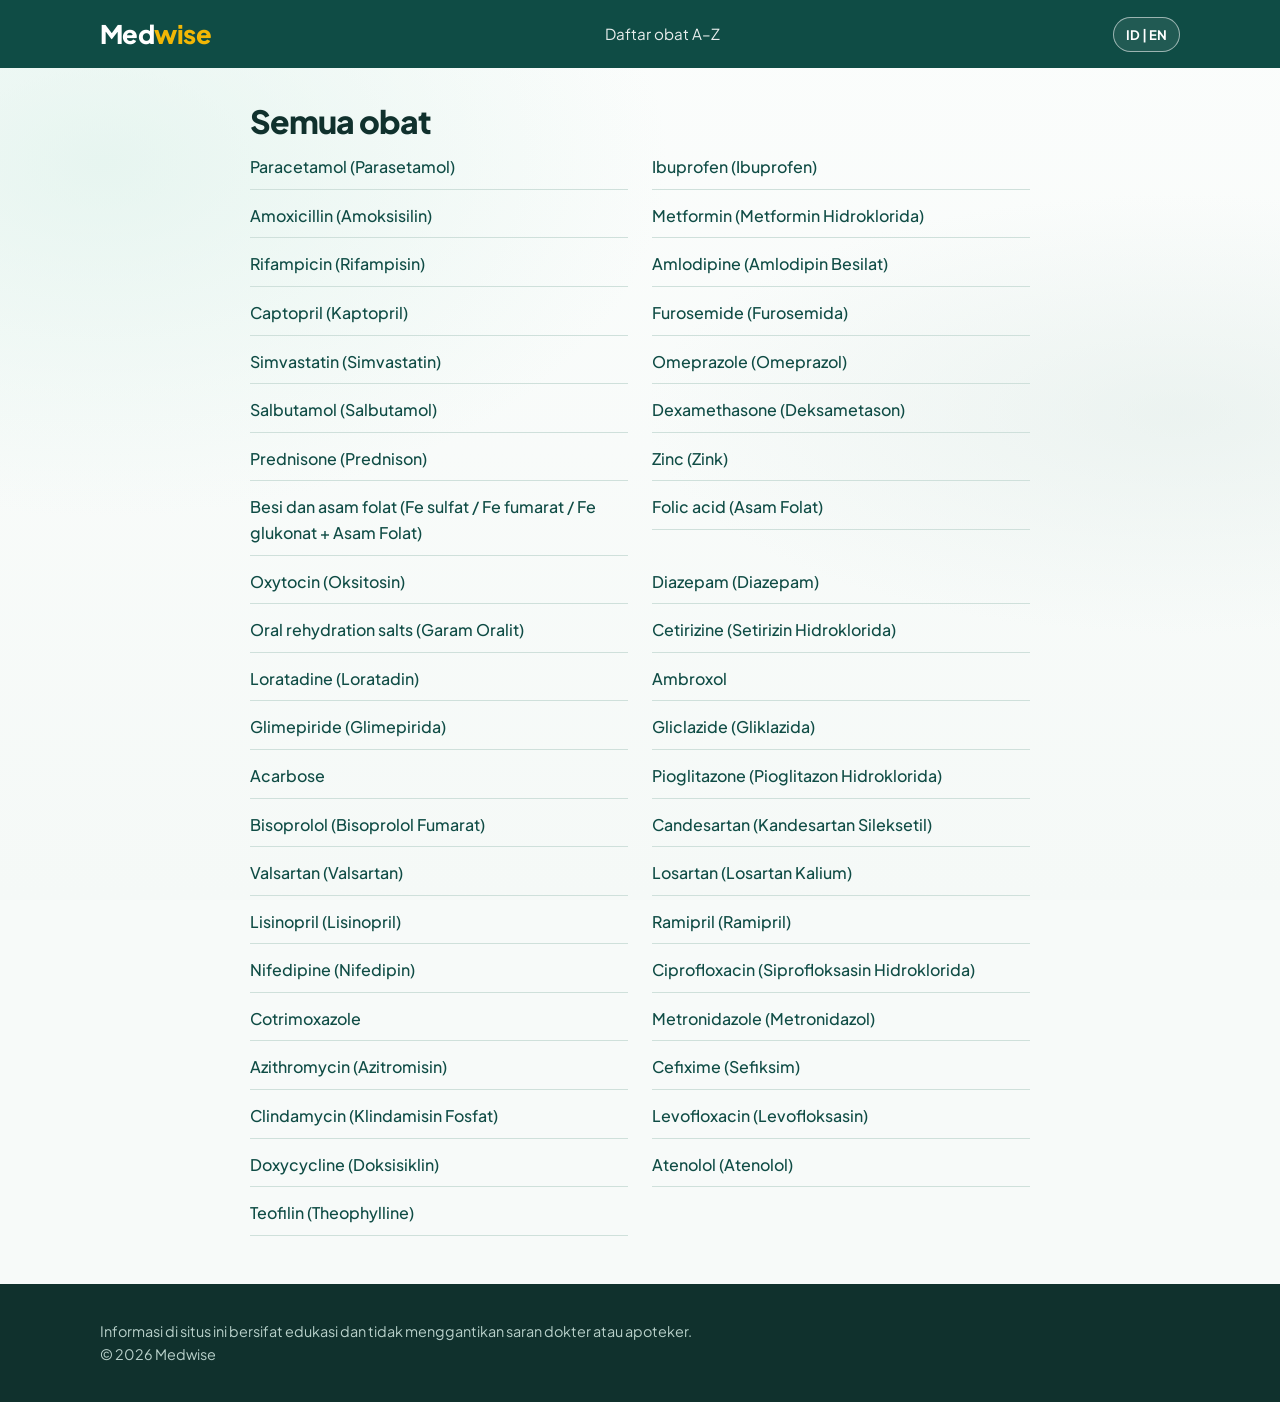
<file: obat.html>
<!DOCTYPE html>
<html lang="id">
<head>
    <meta charset="UTF-8">
    <meta name="viewport" content="width=device-width, initial-scale=1.0">
    <title>Medwise – Informasi obat</title>
    <link rel="preconnect" href="https://fonts.googleapis.com">
    <link rel="preconnect" href="https://fonts.gstatic.com" crossorigin>
    <link href="https://fonts.googleapis.com/css2?family=Plus+Jakarta+Sans:wght@400;500;700;800&display=swap" rel="stylesheet">
    <link rel="stylesheet" href="style.css">
</head>
<body>
    <header class="site-header"><div class="wrap bar"><a class="logo" href="index.html">Med<span>wise</span></a><nav class="nav" style="display:flex"><a href="index.html#telusuri">Daftar obat A–Z</a></nav></div></header>
    <main class="wrap page" id="view"></main>
    <footer class="site-footer"><div class="wrap"><p>Informasi di situs ini bersifat edukasi dan tidak menggantikan saran dokter atau apoteker.</p><p>© 2026 Medwise</p></div></footer>
    <script src="data%20(3).js"></script>
    <script src="data-en.js"></script>
    <script src="language.js"></script>
    <script src="obat.js"></script>
</body>
</html>
</file>
<file: style.css>
:root{
    --ink:#10312d; --muted:#4f6b66; --bg:#f7faf9; --surface:#fff;
    --brand:#0f4c45; --brand-2:#d9f0e8; --accent:#f2b705; --line:#cfe0db;
    --radius:10px;
}
*{box-sizing:border-box;margin:0;padding:0}
html{scroll-behavior:smooth}
body{font-family:"Plus Jakarta Sans",system-ui,sans-serif;color:var(--ink);background-color:var(--bg);background-image:radial-gradient(ellipse at 8% 18%,rgba(217,240,232,.58),transparent 34%),radial-gradient(ellipse at 92% 46%,rgba(223,235,231,.5),transparent 32%),linear-gradient(180deg,#fbfdfc 0%,#f5f9f7 100%);background-attachment:fixed;line-height:1.6}
a{color:inherit}
.wrap{max-width:1120px;margin:0 auto;padding:0 20px}
.sr{position:absolute;left:-9999px}
:focus-visible{outline:3px solid var(--accent);outline-offset:2px}

/* header */
.site-header{background:var(--brand);color:#fff}
.bar{display:flex;align-items:center;justify-content:space-between;height:68px}
.logo{font-weight:800;font-size:1.6rem;text-decoration:none;letter-spacing:-.02em}
.logo span{color:var(--accent)}
.nav{display:flex;align-items:center;gap:26px;font-size:.95rem}
.nav a{text-decoration:none;opacity:.9}
.nav a:hover{opacity:1;text-decoration:underline}
.btn-line{border:1.5px solid #fff;border-radius:999px;padding:6px 18px}
.menu-btn{display:none;background:none;border:1.5px solid #fff;color:#fff;border-radius:8px;padding:6px 14px;font:inherit;cursor:pointer}
.language-switch{flex-shrink:0;border:1px solid rgba(255,255,255,.55);border-radius:999px;padding:6px 12px;background:rgba(255,255,255,.08);color:#fff;font:inherit;font-size:.82rem;font-weight:700;cursor:pointer}
.language-switch:hover{background:rgba(255,255,255,.18)}

/* hero */
.hero{background:radial-gradient(ellipse at 82% 14%,rgba(76,137,119,.34),transparent 38%),radial-gradient(ellipse at 8% 100%,rgba(28,104,87,.38),transparent 40%),var(--brand);color:#fff;padding:56px 0 72px}
.hero-grid{display:grid;grid-template-columns:1.8fr 1fr;gap:56px;align-items:center}
h1{font-size:clamp(2rem,4.6vw,3.4rem);line-height:1.1;letter-spacing:-.03em;font-weight:800;max-width:15em}
.lead{margin:18px 0 28px;max-width:34em;color:#cfe8e1;font-size:1.05rem}
.search{position:relative;display:flex;background:#fff;border-radius:999px;padding:6px;max-width:620px}
.search input{flex:1;border:0;background:none;padding:12px 20px;font:inherit;color:var(--ink);min-width:0;border-radius:999px}
.search input:focus{outline:none}
.search:focus-within{box-shadow:0 0 0 3px var(--accent)}
.search button{border:0;background:var(--accent);color:var(--ink);font:inherit;font-weight:700;padding:0 28px;border-radius:999px;cursor:pointer}
.suggest{position:absolute;top:calc(100% + 8px);left:0;right:0;background:#fff;color:var(--ink);list-style:none;border-radius:var(--radius);box-shadow:0 12px 30px rgba(0,0,0,.2);overflow:hidden;z-index:5}
.suggest li{padding:11px 20px;cursor:pointer;display:flex;justify-content:space-between}
.suggest li small{color:var(--muted)}
.suggest li:hover,.suggest li.on{background:var(--brand-2)}
.trend{margin-top:18px;font-size:.9rem;color:#cfe8e1}
.trend a{margin-left:14px;color:#fff;text-decoration:underline;text-decoration-color:var(--accent);text-underline-offset:4px}
.hero-side{border-left:3px solid var(--accent);padding-left:28px}
.hero-side .big{font-size:2.4rem;font-weight:800;line-height:1.1;color:var(--accent)}
.hero-side p{color:#cfe8e1;font-size:.95rem}
.hero-side hr{border:0;height:22px}

/* tools */
.tools{background:linear-gradient(115deg,rgba(255,255,255,.96),rgba(233,245,240,.88),rgba(255,255,255,.96));border-bottom:1px solid var(--line)}
.tools-row{display:grid;grid-template-columns:repeat(4,1fr)}
.tools-row a{display:block;padding:26px 22px;text-decoration:none;border-left:1px solid rgba(207,224,219,.76);transition:background-color .18s ease}
.tools-row a:hover{background:rgba(217,240,232,.42)}
.tools-row a:first-child{border-left:0;padding-left:0}
.tools-row a:hover strong{text-decoration:underline}
.tools-row strong{display:block;color:var(--brand);font-size:1.05rem}
.tools-row span{color:var(--muted);font-size:.9rem}

/* browse */
.browse{display:grid;grid-template-columns:1.2fr 1fr;gap:28px;margin-top:44px}
.panel{background:linear-gradient(145deg,rgba(255,255,255,.97),rgba(249,252,250,.94));border:1px solid rgba(207,224,219,.9);border-radius:var(--radius);padding:24px;box-shadow:0 8px 24px rgba(16,49,45,.035)}
h2{font-size:1.25rem;letter-spacing:-.01em;margin-bottom:14px}
.tabs{display:flex;gap:8px;margin-bottom:12px}
.tabs button{border:1.5px solid var(--line);background:none;font:inherit;font-weight:600;color:var(--brand);padding:7px 18px;border-radius:999px;cursor:pointer}
.tabs button[aria-selected=true]{background:var(--brand);border-color:var(--brand);color:#fff}
.hint{color:var(--muted);font-size:.9rem;margin-bottom:14px}
.az{display:grid;grid-template-columns:repeat(auto-fill,minmax(44px,1fr));gap:8px}
.az a{display:grid;place-items:center;height:44px;border-radius:8px;background:var(--brand-2);color:var(--brand);font-weight:700;text-decoration:none}
.az a:hover{background:var(--brand);color:#fff}
.links{list-style:none;display:grid;grid-template-columns:1fr 1fr;gap:4px 24px}
.links a{display:block;padding:9px 0;border-bottom:1px solid var(--line);color:var(--brand);font-weight:500;text-decoration:none}
.links a:hover{text-decoration:underline}

/* news */
.news{margin:56px auto}
.news-grid{display:grid;grid-template-columns:1.4fr 1fr;gap:0 40px}
.news article{padding:16px 0;border-top:1px solid var(--line)}
.news h3{font-size:1.05rem;line-height:1.35}
.news h3 a{text-decoration:none}
.news h3 a:hover{text-decoration:underline}
.news small{display:block;margin-top:6px;color:var(--muted)}
.lead-news{grid-row:span 3;border-top:3px solid var(--brand)!important}
.lead-news h3{font-size:1.7rem;letter-spacing:-.02em;margin-bottom:10px}
.lead-news p{color:var(--muted);max-width:32em}

/* footer */
.site-footer{background:var(--ink);color:#b8d0ca;padding:36px 0;font-size:.9rem}
.site-footer .logo{color:#fff;font-size:1.3rem;margin-bottom:8px}

/* responsive */
@media(max-width:860px){
    .hero-grid,.browse,.news-grid{grid-template-columns:1fr}
    .hero-side{border-left:0;border-top:3px solid var(--accent);padding:20px 0 0}
    .tools-row{grid-template-columns:1fr 1fr}
    .tools-row a:nth-child(3){border-left:0;padding-left:0}
    .lead-news{grid-row:auto}
    .menu-btn{display:block}
    .nav{display:none;position:absolute;top:68px;left:0;right:0;background:var(--brand);flex-direction:column;align-items:flex-start;padding:16px 20px 24px;gap:14px;z-index:10}
    .nav.open{display:flex}
}
@media(max-width:520px){.links{grid-template-columns:1fr}.search button{padding:0 18px}}
@media(prefers-reduced-motion:reduce){html{scroll-behavior:auto}}

/* halaman obat */
.page{padding-top:36px;padding-bottom:48px;max-width:820px}
.page h1{font-size:2rem;margin-bottom:6px}
.muted{color:var(--muted);font-size:.92rem;margin-bottom:18px}
.sec{margin-bottom:16px}
.bul{padding-left:20px}
.bul li{margin:4px 0}

/* alat bantu */
.btn{border:0;background:var(--brand);color:#fff;font:inherit;font-weight:700;padding:10px 22px;border-radius:999px;cursor:pointer}
.btn.line{background:none;color:var(--brand);border:1.5px solid var(--brand)}
.btn:disabled{opacity:.5}
.page input,.page select,.page textarea{font:inherit;padding:9px 12px;border:1.5px solid var(--line);border-radius:8px;max-width:100%;background:#fff;color:var(--ink)}
.page textarea{width:100%;margin:8px 0}
.page label{display:inline-block;margin:0 14px 10px 0;font-weight:500}
.page label input,.page label select{display:block;margin-top:4px}
#prev{display:block;max-width:100%;max-height:320px;margin:12px 0;border-radius:8px}
.chips{display:flex;flex-wrap:wrap;gap:8px;margin-bottom:12px}
.chip{background:var(--brand-2);color:var(--brand);border-radius:999px;padding:5px 6px 5px 14px;font-weight:600}
.chip.unk{background:#eee;color:#555}
.chip button{border:0;background:none;font-size:1.1rem;cursor:pointer;color:inherit;padding:0 8px}
.card{border:1px solid var(--line);border-radius:var(--radius);padding:14px 16px;margin:10px 0}
.card h4 a{color:var(--brand)}
.warn,.res.warn{border-left:4px solid var(--accent);background:#fff8e1;padding:12px 16px;border-radius:8px;margin:10px 0}
.ok,.res.ok{border-left:4px solid #2e9e6b;background:#e8f6ef;padding:12px 16px;border-radius:8px;margin:10px 0}
.res.bad{border-left:4px solid #c62828;background:#fdecea;padding:12px 16px;border-radius:8px;margin:10px 0}
.page h3{margin:18px 0 6px}
.scroll{overflow-x:auto}
.tbl{border-collapse:collapse;width:100%;font-size:.9rem}
.tbl td{border-bottom:1px solid var(--line);padding:6px 10px;white-space:nowrap}

/* v3 */
.tools-row{grid-template-columns:repeat(auto-fit,minmax(190px,1fr))}
a.chip{text-decoration:none;padding:5px 14px}
.page details summary{cursor:pointer;font-weight:600;color:var(--brand)}
.newslist{list-style:none;margin-bottom:14px}
.newslist li{padding:14px 0;border-top:1px solid var(--line)}
.newslist a{font-weight:700;font-size:1.05rem;text-decoration:none;color:var(--brand)}
.newslist a:hover{text-decoration:underline}
.newslist small{display:block;color:var(--muted);margin:4px 0}
.newslist p{color:var(--ink);max-width:46em}
</file>
